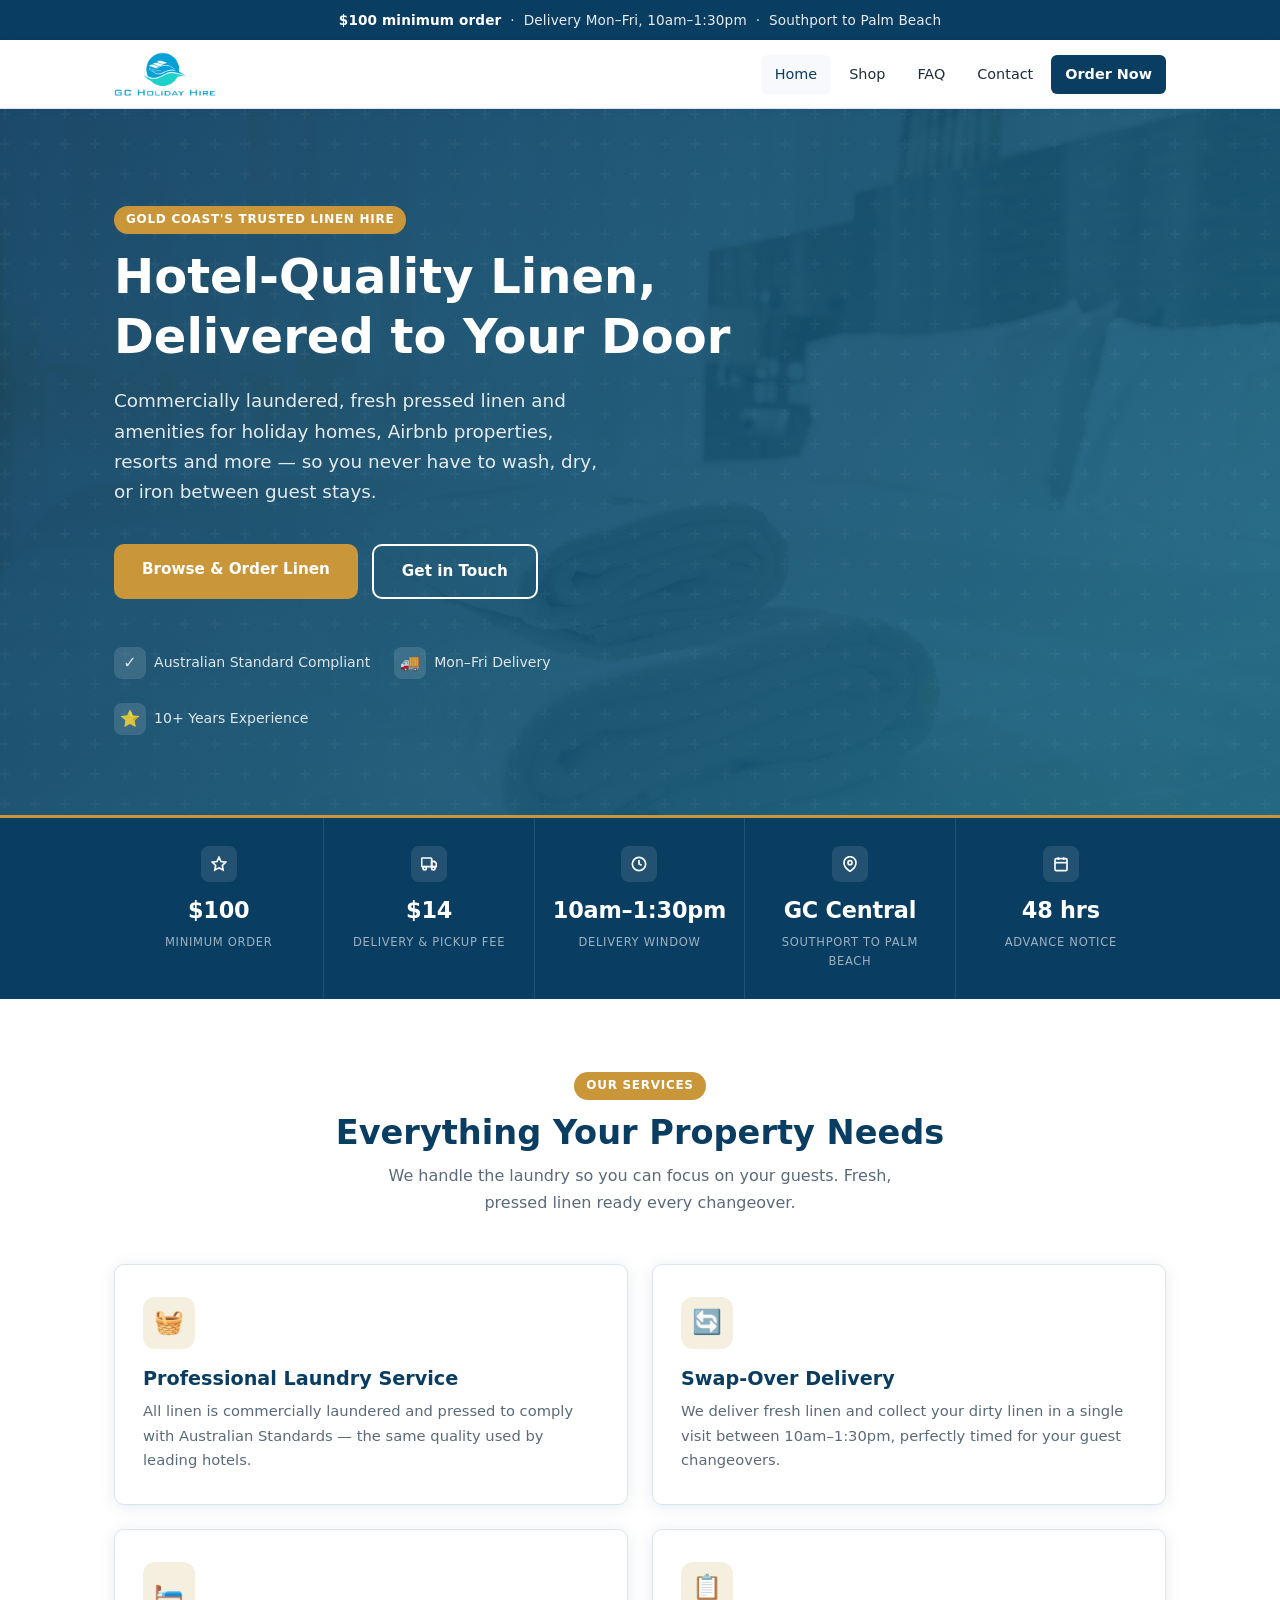
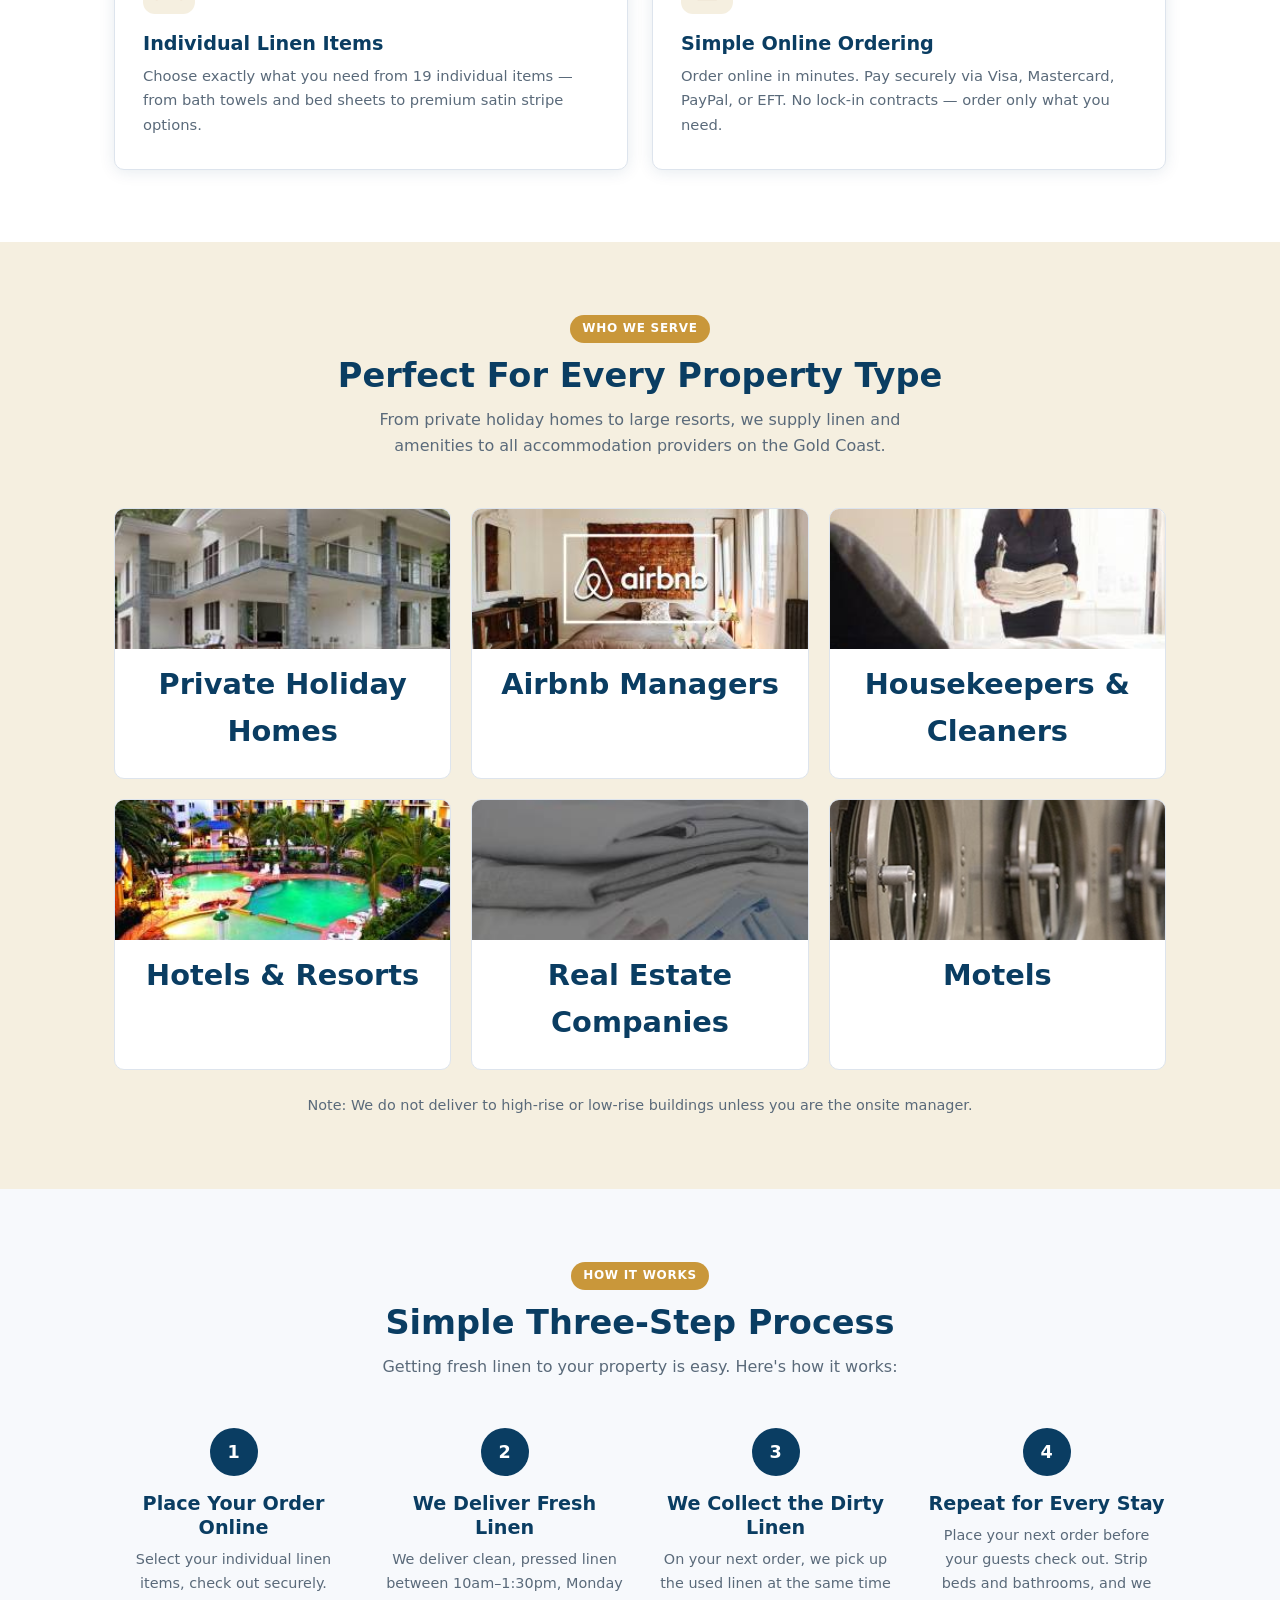
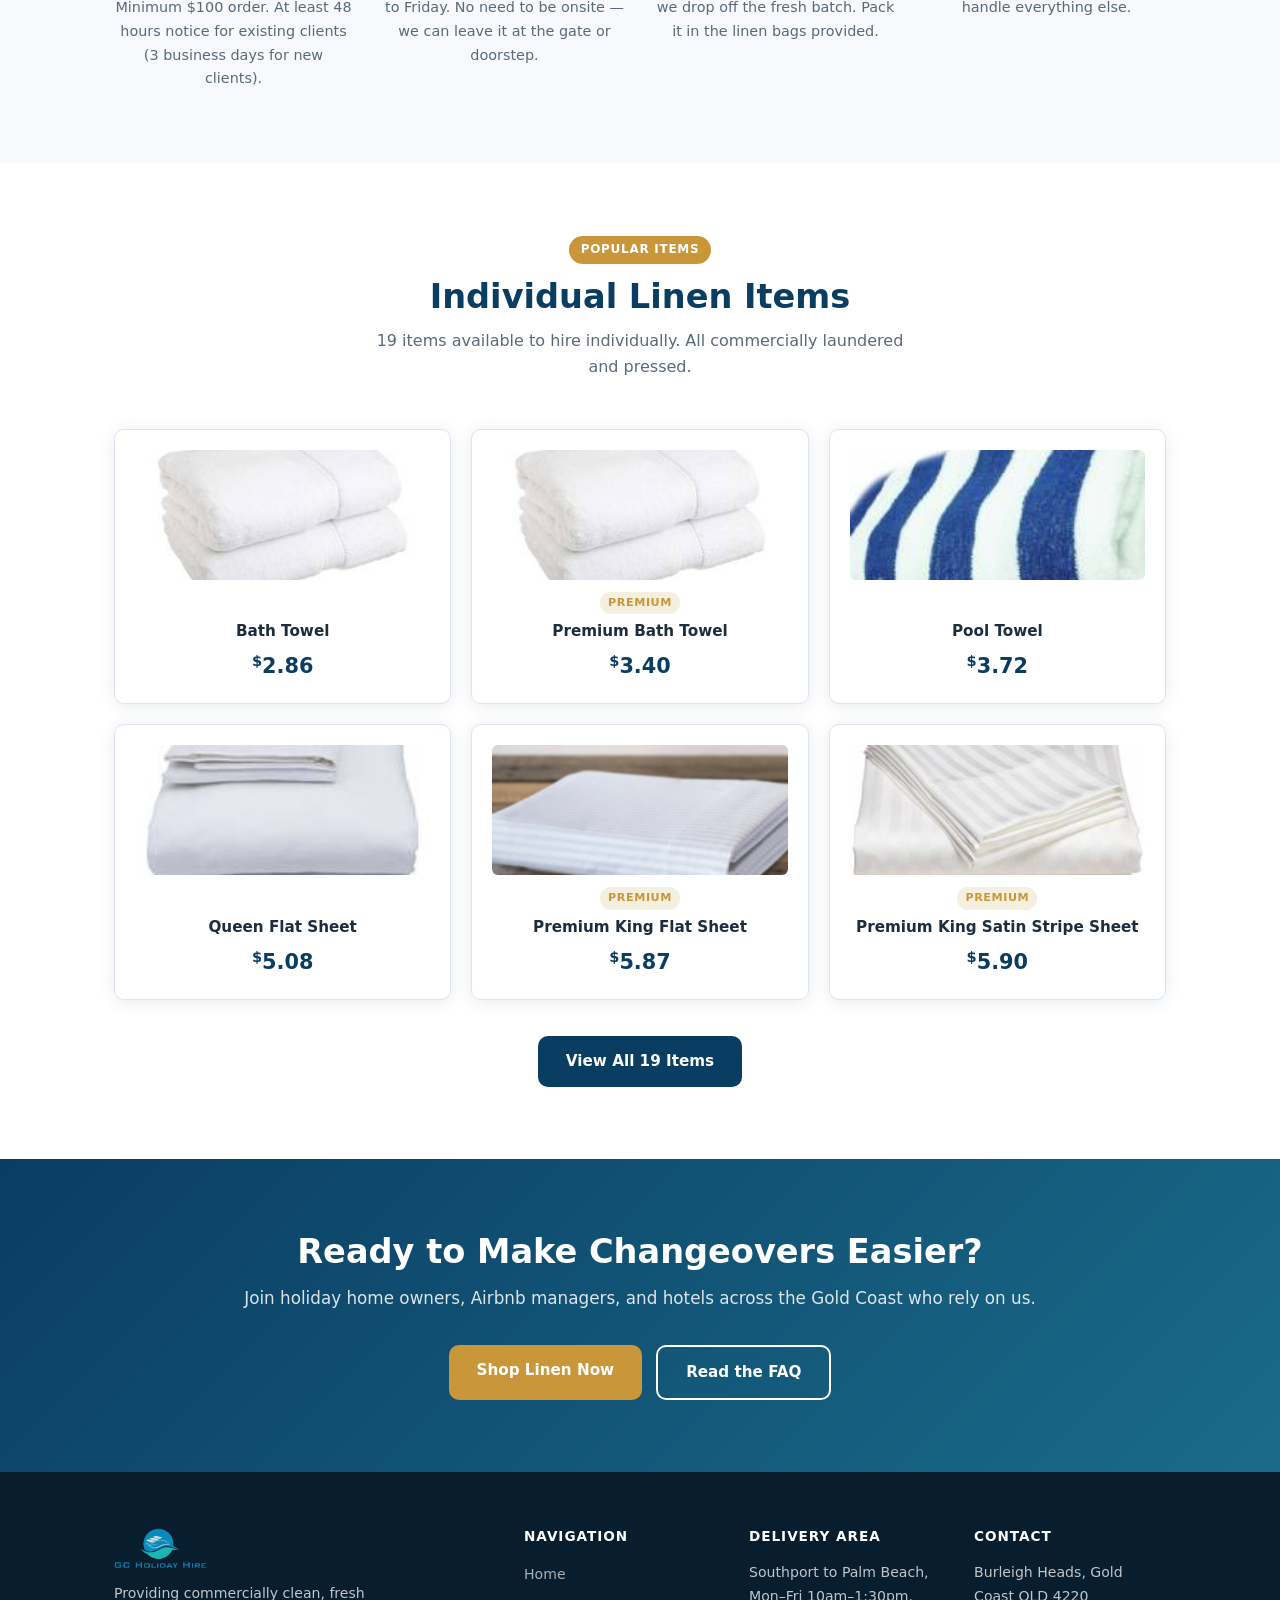
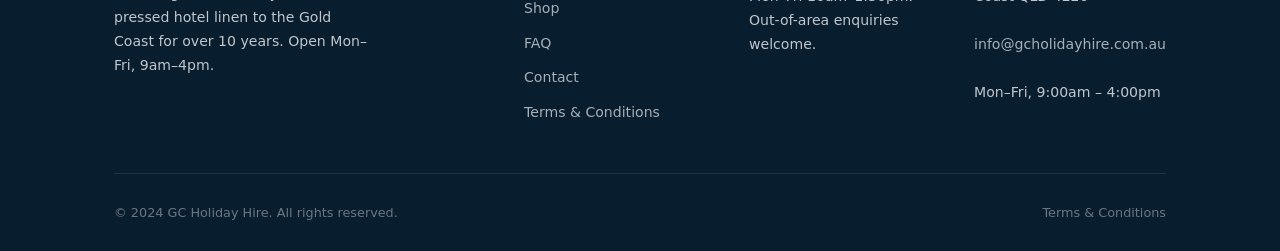
<file: index.html>
<!DOCTYPE html>
<html lang="en">
<head>
  <meta charset="UTF-8">
  <meta name="viewport" content="width=device-width, initial-scale=1.0">
  <title>GC Holiday Hire — Hotel Linen &amp; Amenities Gold Coast</title>
  <meta name="description" content="Commercially laundered, fresh pressed hotel linen delivered to your Gold Coast holiday accommodation. Serving Southport to Palm Beach.">
  <link rel="stylesheet" href="style.css">
</head>
<body>

  <!-- Announcement Bar -->
  <div class="announce-bar">
    <strong>$100 minimum order</strong> &nbsp;·&nbsp; Delivery Mon–Fri, 10am–1:30pm &nbsp;·&nbsp; Southport to Palm Beach
  </div>

  <!-- Header -->
  <header>
    <div class="container nav-inner">
      <a href="index.html" class="logo">
        <img src="images/logo-trans.png" alt="GC Holiday Hire" class="logo-img">
      </a>
      <nav id="main-nav">
        <ul id="nav-list">
          <li><a href="index.html" class="active">Home</a></li>
          <li><a href="products.html">Shop</a></li>
          <li><a href="faq.html">FAQ</a></li>
          <li><a href="contact.html">Contact</a></li>
          <li><a href="products.html" class="nav-cta">Order Now</a></li>
        </ul>
      </nav>
      <button class="hamburger" onclick="document.getElementById('nav-list').classList.toggle('open')" aria-label="Menu">
        <span></span><span></span><span></span>
      </button>
    </div>
  </header>

  <!-- Hero -->
  <section class="hero">
    <div class="container">
      <div class="hero-content">
        <div class="badge">Gold Coast's Trusted Linen Hire</div>
        <h1>Hotel-Quality Linen,<br>Delivered to Your Door</h1>
        <p>
          Commercially laundered, fresh pressed linen and amenities for holiday homes,
          Airbnb properties, resorts and more — so you never have to wash, dry, or iron
          between guest stays.
        </p>
        <div class="hero-btns">
          <a href="products.html" class="btn btn-primary">Browse &amp; Order Linen</a>
          <a href="contact.html" class="btn btn-outline">Get in Touch</a>
        </div>
        <div class="hero-badges">
          <div class="hero-badge">
            <div class="hero-badge-icon">✓</div>
            <span>Australian Standard Compliant</span>
          </div>
          <div class="hero-badge">
            <div class="hero-badge-icon">🚚</div>
            <span>Mon–Fri Delivery</span>
          </div>
          <div class="hero-badge">
            <div class="hero-badge-icon">⭐</div>
            <span>10+ Years Experience</span>
          </div>
        </div>
      </div>
    </div>
  </section>

  <!-- Info Strip -->
  <div class="info-strip">
    <div class="container">
      <div class="info-strip-grid">
        <div>
          <div class="info-item-icon">
            <svg width="16" height="16" viewBox="0 0 24 24" fill="none" stroke="currentColor" stroke-width="2.5"><path d="M12 2l3.09 6.26L22 9.27l-5 4.87 1.18 6.88L12 17.77l-6.18 3.25L7 14.14 2 9.27l6.91-1.01L12 2z"/></svg>
          </div>
          <div class="info-item-value">$100</div>
          <div class="info-item-label">Minimum Order</div>
        </div>
        <div>
          <div class="info-item-icon">
            <svg width="16" height="16" viewBox="0 0 24 24" fill="none" stroke="currentColor" stroke-width="2.5"><rect x="1" y="3" width="15" height="13" rx="1"/><path d="M16 8h4l3 3v5h-7V8z"/><circle cx="5.5" cy="18.5" r="2.5"/><circle cx="18.5" cy="18.5" r="2.5"/></svg>
          </div>
          <div class="info-item-value">$14</div>
          <div class="info-item-label">Delivery &amp; Pickup Fee</div>
        </div>
        <div>
          <div class="info-item-icon">
            <svg width="16" height="16" viewBox="0 0 24 24" fill="none" stroke="currentColor" stroke-width="2.5"><circle cx="12" cy="12" r="10"/><polyline points="12 6 12 12 16 14"/></svg>
          </div>
          <div class="info-item-value">10am–1:30pm</div>
          <div class="info-item-label">Delivery Window</div>
        </div>
        <div>
          <div class="info-item-icon">
            <svg width="16" height="16" viewBox="0 0 24 24" fill="none" stroke="currentColor" stroke-width="2.5"><path d="M21 10c0 7-9 13-9 13s-9-6-9-13a9 9 0 0118 0z"/><circle cx="12" cy="10" r="3"/></svg>
          </div>
          <div class="info-item-value">GC Central</div>
          <div class="info-item-label">Southport to Palm Beach</div>
        </div>
        <div>
          <div class="info-item-icon">
            <svg width="16" height="16" viewBox="0 0 24 24" fill="none" stroke="currentColor" stroke-width="2.5"><rect x="3" y="4" width="18" height="18" rx="2"/><line x1="16" y1="2" x2="16" y2="6"/><line x1="8" y1="2" x2="8" y2="6"/><line x1="3" y1="10" x2="21" y2="10"/></svg>
          </div>
          <div class="info-item-value">48 hrs</div>
          <div class="info-item-label">Advance Notice</div>
        </div>
      </div>
    </div>
  </div>

  <!-- Services -->
  <section class="section">
    <div class="container">
      <div class="section-title">
        <div class="badge">Our Services</div>
        <h2>Everything Your Property Needs</h2>
        <p>We handle the laundry so you can focus on your guests. Fresh, pressed linen ready every changeover.</p>
      </div>
      <div class="services-grid">
        <div class="service-card">
          <div class="service-icon">🧺</div>
          <h3>Professional Laundry Service</h3>
          <p>All linen is commercially laundered and pressed to comply with Australian Standards — the same quality used by leading hotels.</p>
        </div>
        <div class="service-card">
          <div class="service-icon">🔄</div>
          <h3>Swap-Over Delivery</h3>
          <p>We deliver fresh linen and collect your dirty linen in a single visit between 10am–1:30pm, perfectly timed for your guest changeovers.</p>
        </div>
        <div class="service-card">
          <div class="service-icon">🛏️</div>
          <h3>Individual Linen Items</h3>
          <p>Choose exactly what you need from 19 individual items — from bath towels and bed sheets to premium satin stripe options.</p>
        </div>
        <div class="service-card">
          <div class="service-icon">📋</div>
          <h3>Simple Online Ordering</h3>
          <p>Order online in minutes. Pay securely via Visa, Mastercard, PayPal, or EFT. No lock-in contracts — order only what you need.</p>
        </div>
      </div>
    </div>
  </section>

  <!-- Who We Serve -->
  <section class="section section-sand">
    <div class="container">
      <div class="section-title">
        <div class="badge">Who We Serve</div>
        <h2>Perfect For Every Property Type</h2>
        <p>From private holiday homes to large resorts, we supply linen and amenities to all accommodation providers on the Gold Coast.</p>
      </div>
      <div class="serve-grid">
        <div class="serve-item">
          <img src="images/private_holiday_homes-300x300.jpg" alt="Private Holiday Homes">
          <span class="serve-item-label">Private Holiday Homes</span>
        </div>
        <div class="serve-item">
          <img src="images/airbnb-300x300.jpg" alt="Airbnb Managers">
          <span class="serve-item-label">Airbnb Managers</span>
        </div>
        <div class="serve-item">
          <img src="images/housekeepers-cleaners-300x300.jpg" alt="Housekeepers & Cleaners">
          <span class="serve-item-label">Housekeepers &amp; Cleaners</span>
        </div>
        <div class="serve-item">
          <img src="images/hotels-resorts-300x300.jpg" alt="Hotels & Resorts">
          <span class="serve-item-label">Hotels &amp; Resorts</span>
        </div>
        <div class="serve-item">
          <img src="images/slide2-300x300.jpg" alt="Real Estate Companies">
          <span class="serve-item-label">Real Estate Companies</span>
        </div>
        <div class="serve-item">
          <img src="images/wm.jpg" alt="Motels">
          <span class="serve-item-label">Motels</span>
        </div>
      </div>
      <p style="text-align:center; margin-top:24px; color:var(--muted); font-size:.9rem;">
        Note: We do not deliver to high-rise or low-rise buildings unless you are the onsite manager.
      </p>
    </div>
  </section>

  <!-- How It Works -->
  <section class="section section-alt">
    <div class="container">
      <div class="section-title">
        <div class="badge">How It Works</div>
        <h2>Simple Three-Step Process</h2>
        <p>Getting fresh linen to your property is easy. Here's how it works:</p>
      </div>
      <div class="steps">
        <div class="step">
          <div class="step-num">1</div>
          <h3>Place Your Order Online</h3>
          <p>Select your individual linen items, check out securely. Minimum $100 order. At least 48 hours notice for existing clients (3 business days for new clients).</p>
        </div>
        <div class="step">
          <div class="step-num">2</div>
          <h3>We Deliver Fresh Linen</h3>
          <p>We deliver clean, pressed linen between 10am–1:30pm, Monday to Friday. No need to be onsite — we can leave it at the gate or doorstep.</p>
        </div>
        <div class="step">
          <div class="step-num">3</div>
          <h3>We Collect the Dirty Linen</h3>
          <p>On your next order, we pick up the used linen at the same time we drop off the fresh batch. Pack it in the linen bags provided.</p>
        </div>
        <div class="step">
          <div class="step-num">4</div>
          <h3>Repeat for Every Stay</h3>
          <p>Place your next order before your guests check out. Strip beds and bathrooms, and we handle everything else.</p>
        </div>
      </div>
    </div>
  </section>

  <!-- Product Preview -->
  <section class="section">
    <div class="container">
      <div class="section-title">
        <div class="badge">Popular Items</div>
        <h2>Individual Linen Items</h2>
        <p>19 items available to hire individually. All commercially laundered and pressed.</p>
      </div>
      <div class="products-grid products-grid-3">
        <div class="product-card">
          <img src="images/towels-300x300.jpg" alt="Bath Towel" class="product-img">
          <div class="product-badge" style="visibility:hidden">Premium</div>
          <h3>Bath Towel</h3>
          <div class="product-price"><sup>$</sup>2.86</div>
        </div>
        <div class="product-card">
          <img src="images/towels-300x300.jpg" alt="Premium Bath Towel" class="product-img">
          <div class="product-badge">Premium</div>
          <h3>Premium Bath Towel</h3>
          <div class="product-price"><sup>$</sup>3.40</div>
        </div>
        <div class="product-card">
          <img src="images/beach-towel-200x200.jpg" alt="Pool Towel" class="product-img">
          <div class="product-badge" style="visibility:hidden">Premium</div>
          <h3>Pool Towel</h3>
          <div class="product-price"><sup>$</sup>3.72</div>
        </div>
        <div class="product-card">
          <img src="images/sheets-200x200.jpg" alt="Queen Flat Sheet" class="product-img">
          <div class="product-badge" style="visibility:hidden">Premium</div>
          <h3>Queen Flat Sheet</h3>
          <div class="product-price"><sup>$</sup>5.08</div>
        </div>
        <div class="product-card">
          <img src="images/Fairfield-BabyBlue-Flat-Sheet_530x-200x200.png" alt="Premium King Flat Sheet" class="product-img">
          <div class="product-badge">Premium</div>
          <h3>Premium King Flat Sheet</h3>
          <div class="product-price"><sup>$</sup>5.87</div>
        </div>
        <div class="product-card">
          <img src="images/QuuenStriped-Sheets-1000x1000-300x300.jpg" alt="Premium King Satin Stripe Sheet" class="product-img">
          <div class="product-badge">Premium</div>
          <h3>Premium King Satin Stripe Sheet</h3>
          <div class="product-price"><sup>$</sup>5.90</div>
        </div>
      </div>
      <div style="text-align:center; margin-top:36px;">
        <a href="products.html" class="btn btn-dark">View All 19 Items</a>
      </div>
    </div>
  </section>

  <!-- CTA -->
  <section class="cta-banner">
    <div class="container">
      <h2>Ready to Make Changeovers Easier?</h2>
      <p>Join holiday home owners, Airbnb managers, and hotels across the Gold Coast who rely on us.</p>
      <div class="cta-btns">
        <a href="products.html" class="btn btn-primary">Shop Linen Now</a>
        <a href="faq.html" class="btn btn-outline">Read the FAQ</a>
      </div>
    </div>
  </section>

  <!-- Footer -->
  <footer>
    <div class="container">
      <div class="footer-grid">
        <div class="footer-brand">
          <img src="images/logo-trans.png" alt="GC Holiday Hire" class="footer-logo-img">
          <p>Providing commercially clean, fresh pressed hotel linen to the Gold Coast for over 10 years. Open Mon–Fri, 9am–4pm.</p>
        </div>
        <div class="footer-col">
          <h4>Navigation</h4>
          <ul>
            <li><a href="index.html">Home</a></li>
            <li><a href="products.html">Shop</a></li>
            <li><a href="faq.html">FAQ</a></li>
            <li><a href="contact.html">Contact</a></li>
            <li><a href="terms.html">Terms &amp; Conditions</a></li>
          </ul>
        </div>
        <div class="footer-col">
          <h4>Delivery Area</h4>
          <p>Southport to Palm Beach, Mon–Fri 10am–1:30pm. Out-of-area enquiries welcome.</p>
        </div>
        <div class="footer-col">
          <h4>Contact</h4>
          <p>
            Burleigh Heads, Gold Coast QLD 4220<br><br>
            <a href="mailto:info@gcholidayhire.com.au">info@gcholidayhire.com.au</a><br><br>
            Mon–Fri, 9:00am – 4:00pm
          </p>
        </div>
      </div>
      <div class="footer-bottom">
        <span>© 2024 GC Holiday Hire. All rights reserved.</span>
        <a href="terms.html" style="color:rgba(255,255,255,.4)">Terms &amp; Conditions</a>
      </div>
    </div>
  </footer>

</body>
</html>
</file>
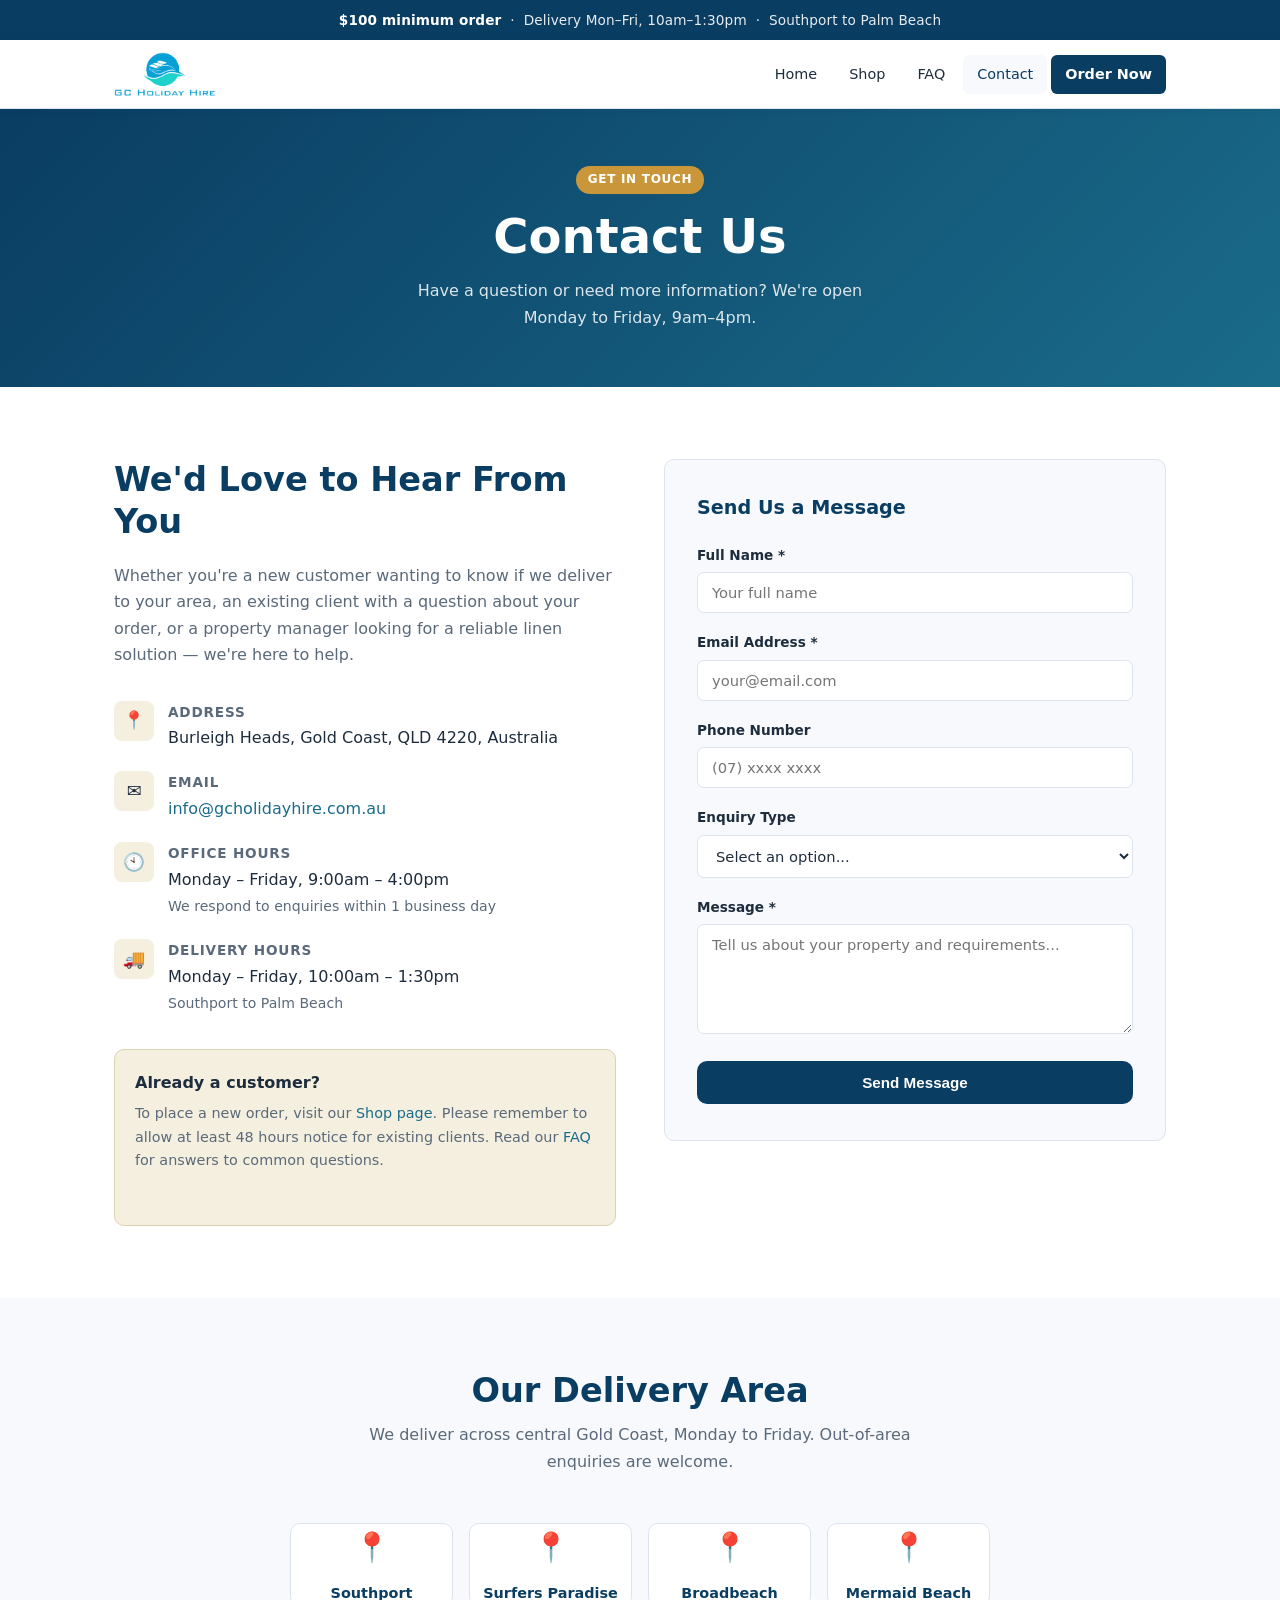
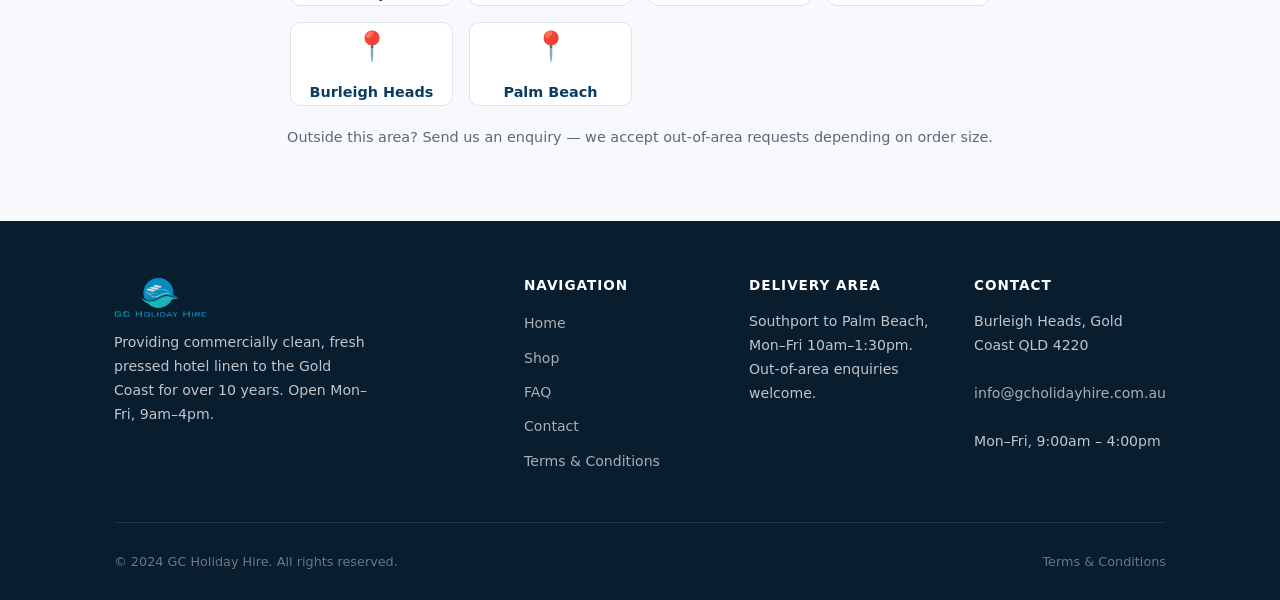
<file: contact.html>
<!DOCTYPE html>
<html lang="en">
<head>
  <meta charset="UTF-8">
  <meta name="viewport" content="width=device-width, initial-scale=1.0">
  <title>Contact — GC Holiday Hire</title>
  <meta name="description" content="Contact GC Holiday Hire for linen hire and laundry services on the Gold Coast. Burleigh Heads, QLD.">
  <link rel="stylesheet" href="style.css">
  <style>
    .page-hero {
      background: linear-gradient(135deg, var(--navy), var(--teal));
      color: var(--white);
      padding: 56px 0;
      text-align: center;
    }
    .page-hero h1 { color: var(--white); margin-bottom: 12px; }
    .page-hero p { opacity: .85; max-width: 500px; margin: 0 auto; }
  </style>
</head>
<body>

  <div class="announce-bar">
    <strong>$100 minimum order</strong> &nbsp;·&nbsp; Delivery Mon–Fri, 10am–1:30pm &nbsp;·&nbsp; Southport to Palm Beach
  </div>

  <header>
    <div class="container nav-inner">
      <a href="index.html" class="logo">
        <img src="images/logo-trans.png" alt="GC Holiday Hire" class="logo-img">
      </a>
      <nav id="main-nav">
        <ul id="nav-list">
          <li><a href="index.html">Home</a></li>
          <li><a href="products.html">Shop</a></li>
          <li><a href="faq.html">FAQ</a></li>
          <li><a href="contact.html" class="active">Contact</a></li>
          <li><a href="products.html" class="nav-cta">Order Now</a></li>
        </ul>
      </nav>
      <button class="hamburger" onclick="document.getElementById('nav-list').classList.toggle('open')" aria-label="Menu">
        <span></span><span></span><span></span>
      </button>
    </div>
  </header>

  <div class="page-hero">
    <div class="container">
      <div class="badge">Get in Touch</div>
      <h1>Contact Us</h1>
      <p>Have a question or need more information? We're open Monday to Friday, 9am–4pm.</p>
    </div>
  </div>

  <section class="section">
    <div class="container">
      <div class="contact-grid">

        <!-- Info -->
        <div class="contact-info">
          <h2>We'd Love to Hear From You</h2>
          <p>
            Whether you're a new customer wanting to know if we deliver to your area, an existing client with a question about your order, or a property manager looking for a reliable linen solution — we're here to help.
          </p>

          <div class="contact-detail">
            <div class="contact-detail-icon">📍</div>
            <div>
              <strong>Address</strong>
              Burleigh Heads, Gold Coast, QLD 4220, Australia
            </div>
          </div>

          <div class="contact-detail">
            <div class="contact-detail-icon">✉️</div>
            <div>
              <strong>Email</strong>
              <a href="mailto:info@gcholidayhire.com.au">info@gcholidayhire.com.au</a>
            </div>
          </div>

          <div class="contact-detail">
            <div class="contact-detail-icon">🕙</div>
            <div>
              <strong>Office Hours</strong>
              Monday – Friday, 9:00am – 4:00pm<br>
              <span style="color:var(--muted); font-size:.88rem;">We respond to enquiries within 1 business day</span>
            </div>
          </div>

          <div class="contact-detail">
            <div class="contact-detail-icon">🚚</div>
            <div>
              <strong>Delivery Hours</strong>
              Monday – Friday, 10:00am – 1:30pm<br>
              <span style="color:var(--muted); font-size:.88rem;">Southport to Palm Beach</span>
            </div>
          </div>

          <div style="margin-top:32px; padding: 20px; background: var(--sand); border-radius: var(--radius); border: 1px solid #e0d0b0;">
            <strong>Already a customer?</strong>
            <p style="margin-top:6px; font-size:.9rem; color:var(--muted);">
              To place a new order, visit our <a href="products.html">Shop page</a>. Please remember to allow at least 48 hours notice for existing clients. Read our <a href="faq.html">FAQ</a> for answers to common questions.
            </p>
          </div>
        </div>

        <!-- Form -->
        <div class="contact-form">
          <h3>Send Us a Message</h3>
          <form action="mailto:info@gcholidayhire.com.au" method="post" enctype="text/plain">
            <div class="form-group">
              <label for="name">Full Name *</label>
              <input type="text" id="name" name="name" placeholder="Your full name" required>
            </div>
            <div class="form-group">
              <label for="email">Email Address *</label>
              <input type="email" id="email" name="email" placeholder="your@email.com" required>
            </div>
            <div class="form-group">
              <label for="phone">Phone Number</label>
              <input type="tel" id="phone" name="phone" placeholder="(07) xxxx xxxx">
            </div>
            <div class="form-group">
              <label for="type">Enquiry Type</label>
              <select id="type" name="type">
                <option value="">Select an option...</option>
                <option value="new-customer">New customer enquiry</option>
                <option value="delivery">Delivery area question</option>
                <option value="order">Order question</option>
                <option value="other">Other</option>
              </select>
            </div>
            <div class="form-group">
              <label for="message">Message *</label>
              <textarea id="message" name="message" placeholder="Tell us about your property and requirements..." required></textarea>
            </div>
            <button type="submit" class="btn btn-dark" style="width:100%;">Send Message</button>
          </form>
        </div>

      </div>
    </div>
  </section>

  <!-- Service Area Map Visual -->
  <section class="section section-alt">
    <div class="container">
      <div class="section-title">
        <h2>Our Delivery Area</h2>
        <p>We deliver across central Gold Coast, Monday to Friday. Out-of-area enquiries are welcome.</p>
      </div>
      <div style="display:grid; grid-template-columns: repeat(auto-fit, minmax(140px,1fr)); gap:16px; max-width:700px; margin:0 auto;">
        <div class="serve-item"><span>📍</span>Southport</div>
        <div class="serve-item"><span>📍</span>Surfers Paradise</div>
        <div class="serve-item"><span>📍</span>Broadbeach</div>
        <div class="serve-item"><span>📍</span>Mermaid Beach</div>
        <div class="serve-item"><span>📍</span>Burleigh Heads</div>
        <div class="serve-item"><span>📍</span>Palm Beach</div>
      </div>
      <p style="text-align:center; margin-top:20px; color:var(--muted); font-size:.9rem;">Outside this area? Send us an enquiry — we accept out-of-area requests depending on order size.</p>
    </div>
  </section>

  <footer>
    <div class="container">
      <div class="footer-grid">
        <div class="footer-brand">
          <img src="images/logo-trans.png" alt="GC Holiday Hire" class="footer-logo-img">
          <p>Providing commercially clean, fresh pressed hotel linen to the Gold Coast for over 10 years. Open Mon–Fri, 9am–4pm.</p>
        </div>
        <div class="footer-col">
          <h4>Navigation</h4>
          <ul>
            <li><a href="index.html">Home</a></li>
            <li><a href="products.html">Shop</a></li>
            <li><a href="faq.html">FAQ</a></li>
            <li><a href="contact.html">Contact</a></li>
            <li><a href="terms.html">Terms &amp; Conditions</a></li>
          </ul>
        </div>
        <div class="footer-col">
          <h4>Delivery Area</h4>
          <p>Southport to Palm Beach, Mon–Fri 10am–1:30pm. Out-of-area enquiries welcome.</p>
        </div>
        <div class="footer-col">
          <h4>Contact</h4>
          <p>
            Burleigh Heads, Gold Coast QLD 4220<br><br>
            <a href="mailto:info@gcholidayhire.com.au">info@gcholidayhire.com.au</a><br><br>
            Mon–Fri, 9:00am – 4:00pm
          </p>
        </div>
      </div>
      <div class="footer-bottom">
        <span>© 2024 GC Holiday Hire. All rights reserved.</span>
        <a href="terms.html" style="color:rgba(255,255,255,.4)">Terms &amp; Conditions</a>
      </div>
    </div>
  </footer>

</body>
</html>
</file>
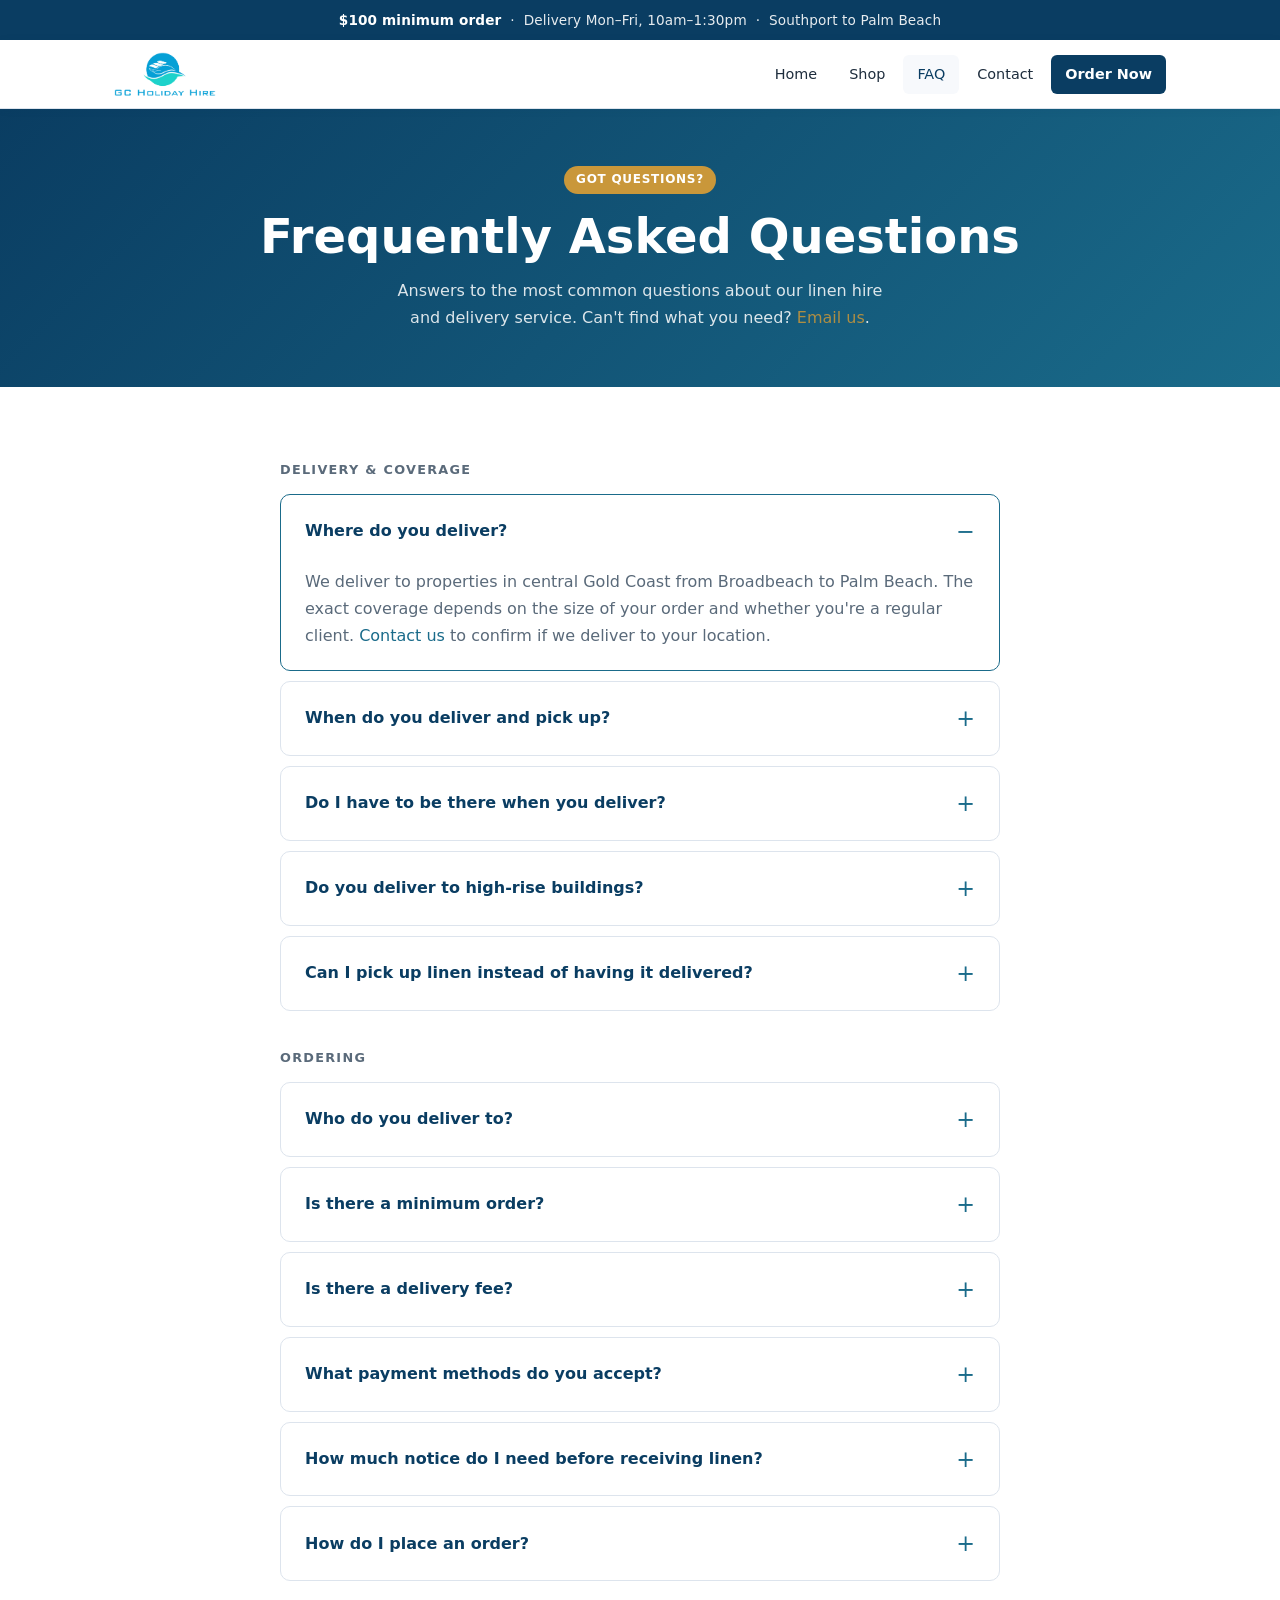
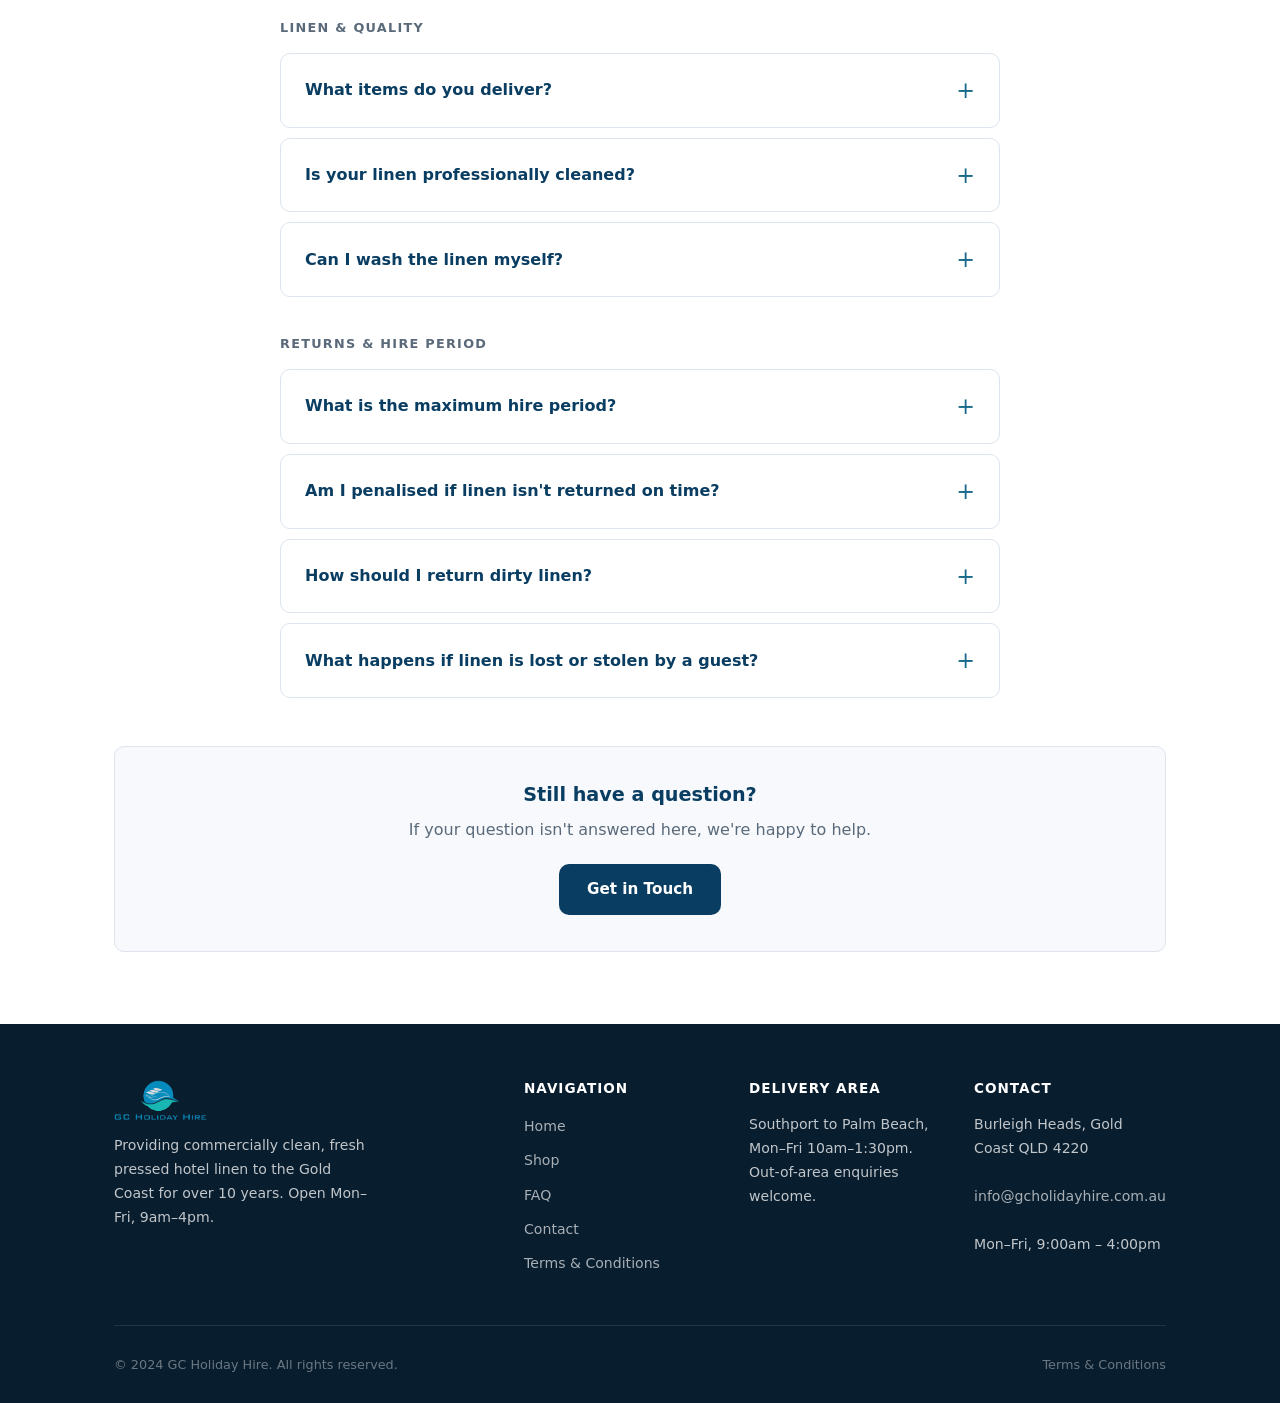
<file: faq.html>
<!DOCTYPE html>
<html lang="en">
<head>
  <meta charset="UTF-8">
  <meta name="viewport" content="width=device-width, initial-scale=1.0">
  <title>FAQ — GC Holiday Hire</title>
  <meta name="description" content="Frequently asked questions about GC Holiday Hire's linen hire and laundry service on the Gold Coast.">
  <link rel="stylesheet" href="style.css">
  <style>
    .page-hero {
      background: linear-gradient(135deg, var(--navy), var(--teal));
      color: var(--white);
      padding: 56px 0;
      text-align: center;
    }
    .page-hero h1 { color: var(--white); margin-bottom: 12px; }
    .page-hero p { opacity: .85; max-width: 500px; margin: 0 auto; }

    .faq-categories {
      display: flex;
      gap: 10px;
      justify-content: center;
      flex-wrap: wrap;
      margin-bottom: 40px;
    }
    .faq-cat-btn {
      padding: 8px 20px;
      border-radius: 100px;
      border: 1px solid var(--border);
      background: var(--white);
      font-size: .88rem;
      font-weight: 500;
      cursor: pointer;
      color: var(--text);
      transition: background .15s, border-color .15s, color .15s;
    }
    .faq-cat-btn.active, .faq-cat-btn:hover {
      background: var(--navy);
      border-color: var(--navy);
      color: var(--white);
    }
    .faq-section-title {
      font-size: .8rem;
      font-weight: 700;
      text-transform: uppercase;
      letter-spacing: .1em;
      color: var(--muted);
      margin: 36px 0 14px;
    }
    .faq-section-title:first-child { margin-top: 0; }
  </style>
</head>
<body>

  <div class="announce-bar">
    <strong>$100 minimum order</strong> &nbsp;·&nbsp; Delivery Mon–Fri, 10am–1:30pm &nbsp;·&nbsp; Southport to Palm Beach
  </div>

  <header>
    <div class="container nav-inner">
      <a href="index.html" class="logo">
        <img src="images/logo-trans.png" alt="GC Holiday Hire" class="logo-img">
      </a>
      <nav id="main-nav">
        <ul id="nav-list">
          <li><a href="index.html">Home</a></li>
          <li><a href="products.html">Shop</a></li>
          <li><a href="faq.html" class="active">FAQ</a></li>
          <li><a href="contact.html">Contact</a></li>
          <li><a href="products.html" class="nav-cta">Order Now</a></li>
        </ul>
      </nav>
      <button class="hamburger" onclick="document.getElementById('nav-list').classList.toggle('open')" aria-label="Menu">
        <span></span><span></span><span></span>
      </button>
    </div>
  </header>

  <div class="page-hero">
    <div class="container">
      <div class="badge">Got Questions?</div>
      <h1>Frequently Asked Questions</h1>
      <p>Answers to the most common questions about our linen hire and delivery service. Can't find what you need? <a href="contact.html" style="color:var(--gold)">Email us</a>.</p>
    </div>
  </div>

  <section class="section">
    <div class="container">
      <div class="faq-list">

        <div class="faq-section-title">Delivery &amp; Coverage</div>

        <details open>
          <summary>Where do you deliver?</summary>
          <div class="faq-body">
            We deliver to properties in central Gold Coast from Broadbeach to Palm Beach. The exact coverage depends on the size of your order and whether you're a regular client. <a href="contact.html">Contact us</a> to confirm if we deliver to your location.
          </div>
        </details>

        <details>
          <summary>When do you deliver and pick up?</summary>
          <div class="faq-body">
            We deliver 5 days a week, Monday to Friday, between 10:00am and 1:30pm — timed to fit in between guest check-out and check-in. We can sometimes deliver earlier than 10am, but please contact us to confirm.
          </div>
        </details>

        <details>
          <summary>Do I have to be there when you deliver?</summary>
          <div class="faq-body">
            No, you don't need to be onsite. For Airbnb and holiday homes, we can leave the linen inside the gate or at the doorstep. For motels and resorts, we may require a fob for access. We do a 'swap over' — picking up used linen and dropping off a fresh batch at the same time.
          </div>
        </details>

        <details>
          <summary>Do you deliver to high-rise buildings?</summary>
          <div class="faq-body">
            We do not deliver to high-rise or low-rise buildings unless you are the onsite manager. If you place an order and pay for it before checking this, credit card and PayPal charges will not be refunded.
          </div>
        </details>

        <details>
          <summary>Can I pick up linen instead of having it delivered?</summary>
          <div class="faq-body">
            No, sorry — we only offer delivery. We do not have a pick-up service.
          </div>
        </details>

        <div class="faq-section-title">Ordering</div>

        <details>
          <summary>Who do you deliver to?</summary>
          <div class="faq-body">
            We provide our linen hire and laundry service to: holiday home owners, housekeepers/cleaners, cleaning companies, Airbnb managers, real estate companies, resorts, and hotels.
          </div>
        </details>

        <details>
          <summary>Is there a minimum order?</summary>
          <div class="faq-body">
            Yes, there is a <strong>$100 minimum order</strong> on all orders.
          </div>
        </details>

        <details>
          <summary>Is there a delivery fee?</summary>
          <div class="faq-body">
            Yes, we charge a flat <strong>$14 fee</strong> to drop off your clean linen and pick up your dirty linen. This covers both the drop-off and pick-up in a single visit. There is also a 2% processing fee on all transactions.
          </div>
        </details>

        <details>
          <summary>What payment methods do you accept?</summary>
          <div class="faq-body">
            We accept Visa, Mastercard, PayPal, and EFT. Please note there is a small 2% processing fee on all orders.
          </div>
        </details>

        <details>
          <summary>How much notice do I need before receiving linen?</summary>
          <div class="faq-body">
            <strong>New clients:</strong> Please allow at least 3 business days.<br>
            <strong>Existing clients:</strong> At least 2 business days (48 hours) for regular weekly deliveries.<br>
            For example, if you need delivery on a Monday, you must place your order by 10am the Thursday before.
          </div>
        </details>

        <details>
          <summary>How do I place an order?</summary>
          <div class="faq-body">
            Visit our <a href="products.html">Shop page</a>, select your individual linen requirements, and check out. You must read and accept our <a href="terms.html">Terms &amp; Conditions</a> before placing an order.
          </div>
        </details>

        <div class="faq-section-title">Linen &amp; Quality</div>

        <details>
          <summary>What items do you deliver?</summary>
          <div class="faq-body">
            We deliver fresh pressed, hotel-style commercial bed linen and amenities for your accommodation. We have 19 individual items available including bath towels, hand towels, bed sheets, pillowcases, bath mats, pool towels, tea towels, and more. View the full range on our <a href="products.html">Shop page</a>.
          </div>
        </details>

        <details>
          <summary>Is your linen professionally cleaned?</summary>
          <div class="faq-body">
            Yes. All of our linen is professionally commercially laundered and pressed to be fully compliant with Australian Standards. You're getting the same quality used by leading hotels and resorts.
          </div>
        </details>

        <details>
          <summary>Can I wash the linen myself?</summary>
          <div class="faq-body">
            No. Linen must <strong>not</strong> be laundered in any form and must be returned for professional laundering only. Washing the linen yourself will damage the fabric and may result in replacement charges.
          </div>
        </details>

        <div class="faq-section-title">Returns &amp; Hire Period</div>

        <details>
          <summary>What is the maximum hire period?</summary>
          <div class="faq-body">
            The maximum hire period is <strong>14 days</strong>. If you need linen for longer, you will need to re-order a changeover. Linen kept beyond 14 days without a re-order will be charged at 3 times the price of the linen not returned.
          </div>
        </details>

        <details>
          <summary>Am I penalised if linen isn't returned on time?</summary>
          <div class="faq-body">
            We need to receive linen back on the day your guests check out, as linen can turn mouldy if left too long. Extra charges may apply if linen is not returned on the agreed date. Soiled linen must not be held for more than 5 days.
          </div>
        </details>

        <details>
          <summary>How should I return dirty linen?</summary>
          <div class="faq-body">
            All dirty linen must be placed back in the linen bags provided, ready for collection. Linen bags must not be overfilled. When ordering online, the system calculates how many bags you will need to return the full order.
          </div>
        </details>

        <details>
          <summary>What happens if linen is lost or stolen by a guest?</summary>
          <div class="faq-body">
            You agree to monitor all linen and charge guests the replacement costs of any stolen or lost items. You must then notify us and forward the funds to us so we can replace the items.
          </div>
        </details>

      </div>

      <div style="text-align:center; margin-top:48px; padding: 36px; background: var(--light); border-radius: var(--radius); border: 1px solid var(--border);">
        <h3 style="margin-bottom:10px;">Still have a question?</h3>
        <p style="color:var(--muted); margin-bottom:20px;">If your question isn't answered here, we're happy to help.</p>
        <a href="contact.html" class="btn btn-dark">Get in Touch</a>
      </div>
    </div>
  </section>

  <footer>
    <div class="container">
      <div class="footer-grid">
        <div class="footer-brand">
          <img src="images/logo-trans.png" alt="GC Holiday Hire" class="footer-logo-img">
          <p>Providing commercially clean, fresh pressed hotel linen to the Gold Coast for over 10 years. Open Mon–Fri, 9am–4pm.</p>
        </div>
        <div class="footer-col">
          <h4>Navigation</h4>
          <ul>
            <li><a href="index.html">Home</a></li>
            <li><a href="products.html">Shop</a></li>
            <li><a href="faq.html">FAQ</a></li>
            <li><a href="contact.html">Contact</a></li>
            <li><a href="terms.html">Terms &amp; Conditions</a></li>
          </ul>
        </div>
        <div class="footer-col">
          <h4>Delivery Area</h4>
          <p>Southport to Palm Beach, Mon–Fri 10am–1:30pm. Out-of-area enquiries welcome.</p>
        </div>
        <div class="footer-col">
          <h4>Contact</h4>
          <p>
            Burleigh Heads, Gold Coast QLD 4220<br><br>
            <a href="mailto:info@gcholidayhire.com.au">info@gcholidayhire.com.au</a><br><br>
            Mon–Fri, 9:00am – 4:00pm
          </p>
        </div>
      </div>
      <div class="footer-bottom">
        <span>© 2024 GC Holiday Hire. All rights reserved.</span>
        <a href="terms.html" style="color:rgba(255,255,255,.4)">Terms &amp; Conditions</a>
      </div>
    </div>
  </footer>

</body>
</html>
</file>
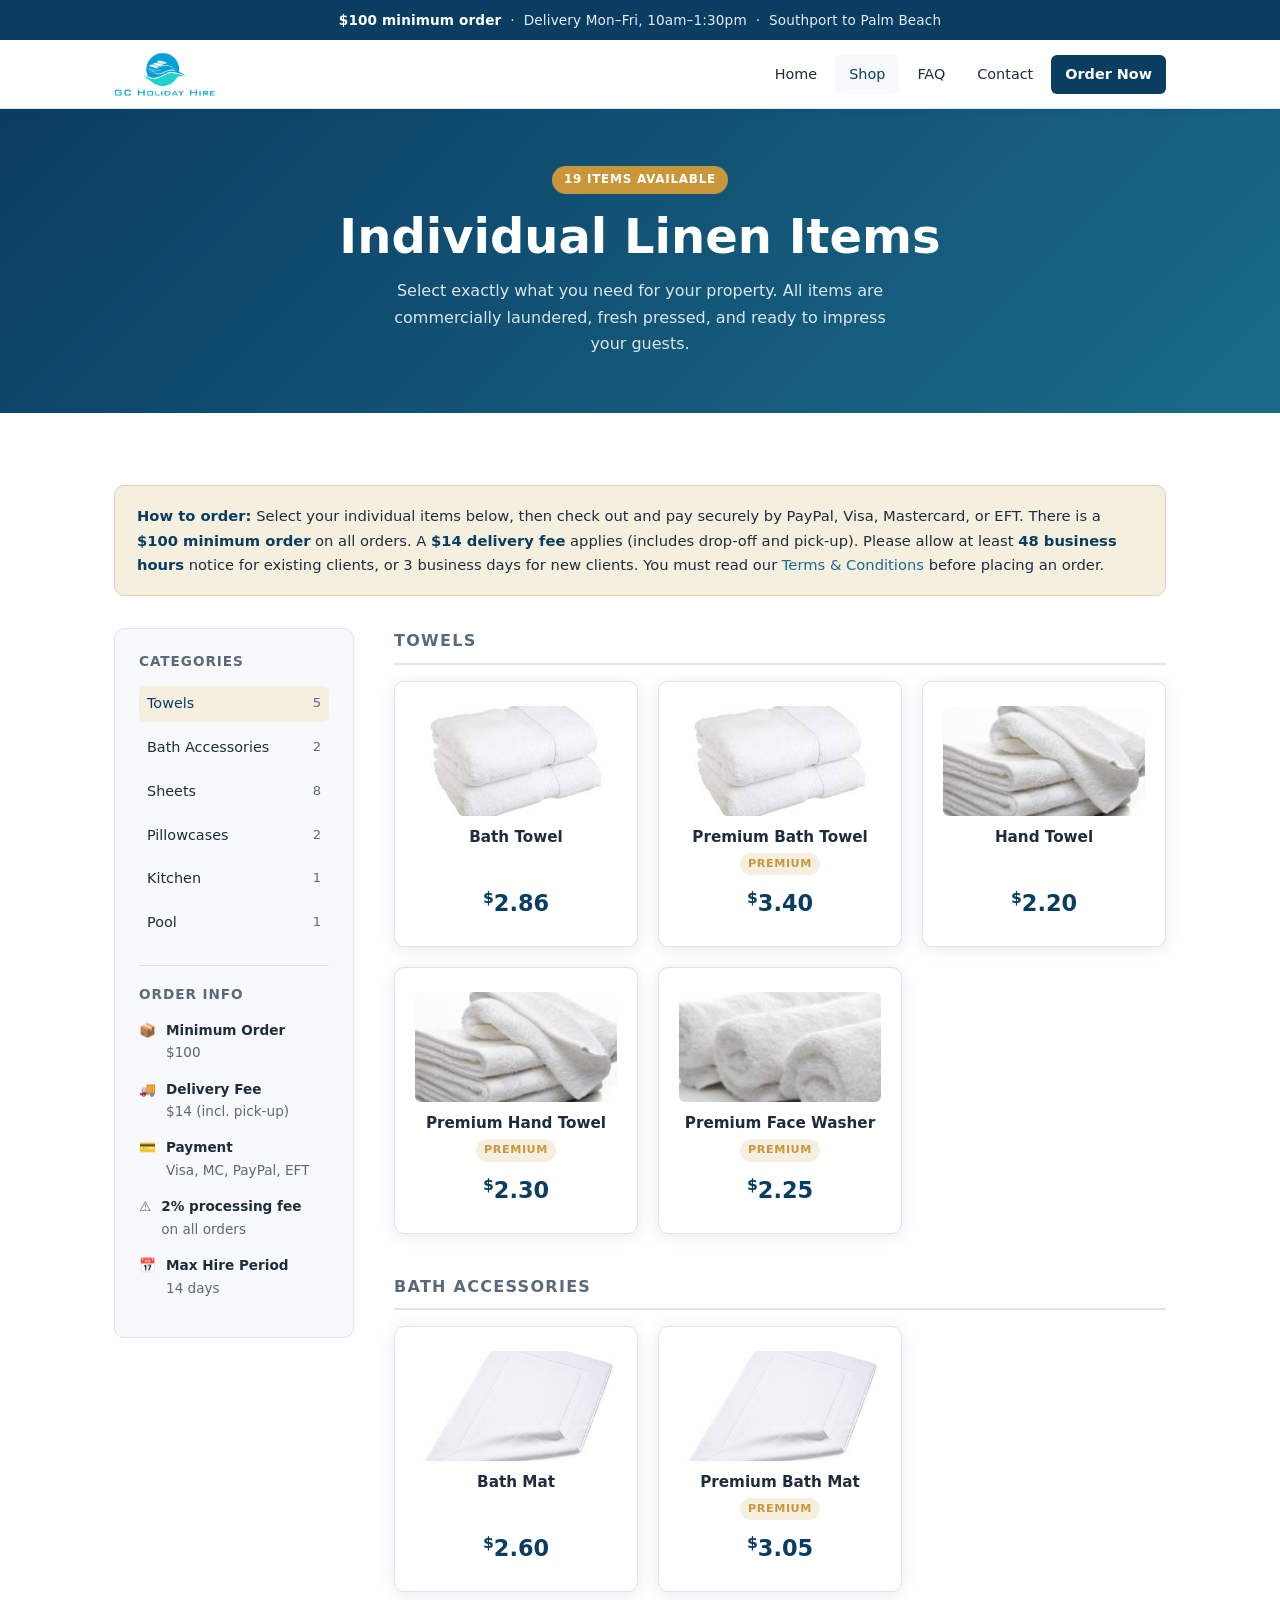
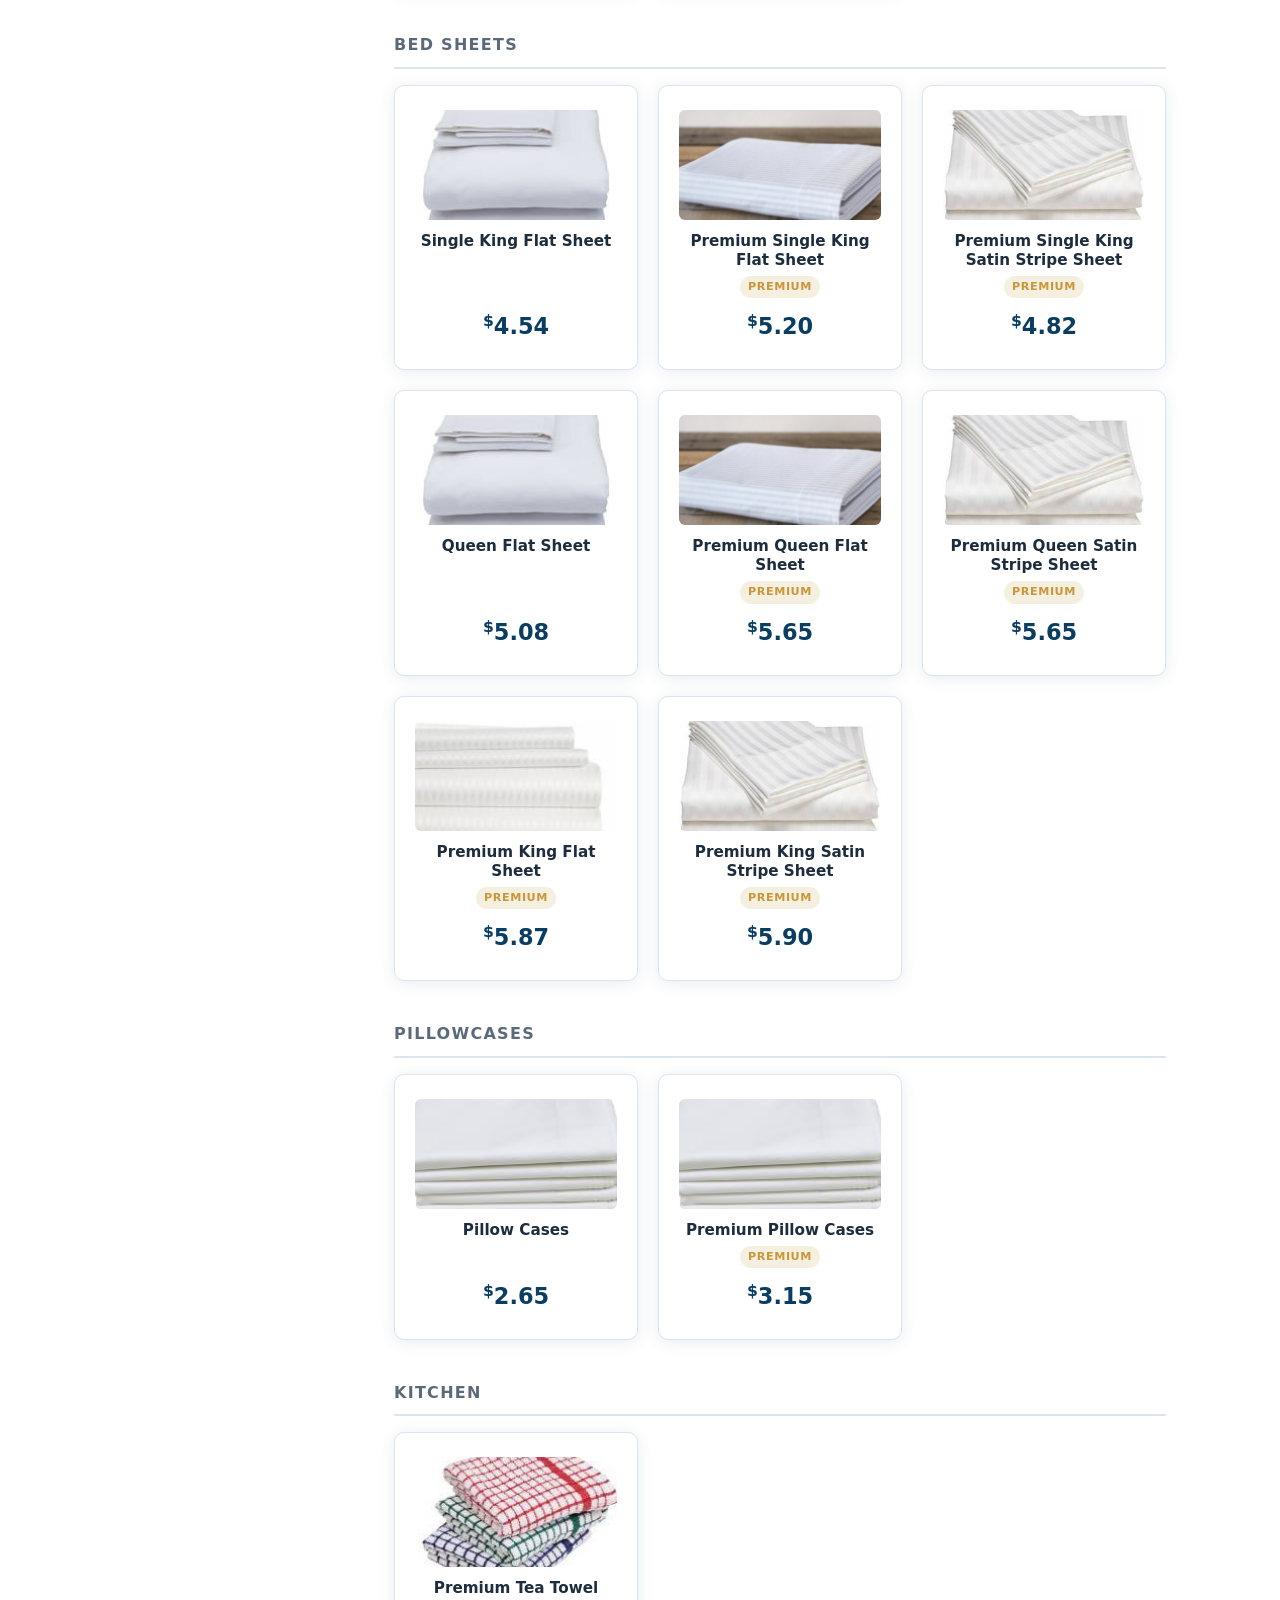
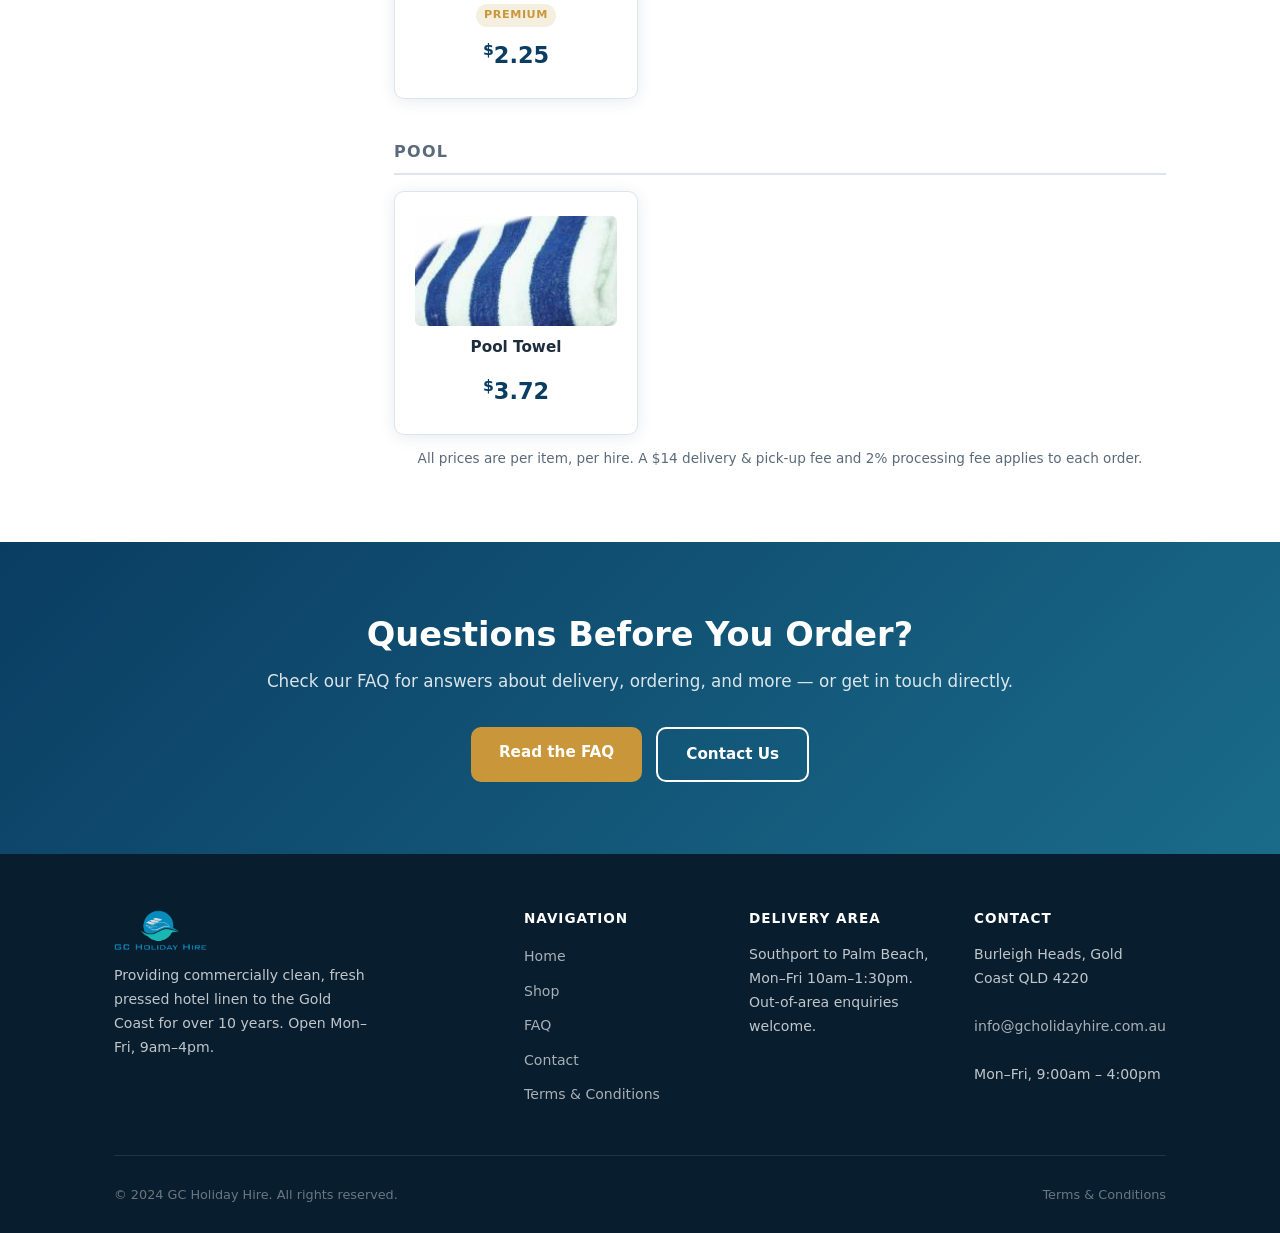
<file: products.html>
<!DOCTYPE html>
<html lang="en">
<head>
  <meta charset="UTF-8">
  <meta name="viewport" content="width=device-width, initial-scale=1.0">
  <title>Individual Linen Items — GC Holiday Hire</title>
  <meta name="description" content="Hire individual hotel-quality linen items for your Gold Coast holiday accommodation. All items commercially laundered and pressed.">
  <link rel="stylesheet" href="style.css">
  <style>
    .products-page-hero {
      background: linear-gradient(135deg, var(--navy), var(--teal));
      color: var(--white);
      padding: 56px 0;
      text-align: center;
    }
    .products-page-hero h1 { color: var(--white); margin-bottom: 12px; }
    .products-page-hero p { opacity: .85; max-width: 500px; margin: 0 auto; }

    .order-note {
      background: var(--sand);
      border: 1px solid #e0d0b0;
      border-radius: var(--radius);
      padding: 18px 22px;
      margin-bottom: 32px;
      font-size: .92rem;
      color: var(--text);
    }
    .order-note strong { color: var(--navy); }

    .filter-bar {
      display: flex;
      gap: 10px;
      margin-bottom: 32px;
      flex-wrap: wrap;
      align-items: center;
    }
    .filter-btn {
      padding: 7px 18px;
      border-radius: 100px;
      border: 1px solid var(--border);
      background: var(--white);
      font-size: .85rem;
      font-weight: 500;
      cursor: pointer;
      color: var(--text);
      transition: background .15s, border-color .15s, color .15s;
    }
    .filter-btn.active, .filter-btn:hover {
      background: var(--navy);
      border-color: var(--navy);
      color: var(--white);
    }

    .product-card-full {
      background: var(--white);
      border: 1px solid var(--border);
      border-radius: var(--radius);
      padding: 24px 20px;
      text-align: center;
      box-shadow: var(--shadow);
      transition: transform .2s, box-shadow .2s, border-color .2s;
      display: flex;
      flex-direction: column;
      align-items: center;
    }
    .product-card-full:hover { transform: translateY(-3px); box-shadow: var(--shadow-lg); border-color: var(--gold); }
    .product-card-full .product-icon { font-size: 2.2rem; margin-bottom: 14px; }
    .product-card-full h3 { font-size: .95rem; color: var(--text); margin-bottom: 6px; }
    .product-card-full .product-price { font-size: 1.4rem; font-weight: 800; color: var(--navy); margin-top: auto; padding-top: 10px; }

    .price-note {
      text-align: center;
      color: var(--muted);
      font-size: .85rem;
      margin-top: 12px;
    }

    .category-heading {
      font-size: 1rem;
      font-weight: 700;
      color: var(--muted);
      text-transform: uppercase;
      letter-spacing: .08em;
      margin: 40px 0 16px;
      padding-bottom: 8px;
      border-bottom: 2px solid var(--border);
    }
    .category-heading:first-of-type { margin-top: 0; }

    .products-layout {
      display: grid;
      grid-template-columns: 240px 1fr;
      gap: 40px;
      align-items: start;
    }
    .sidebar {
      background: var(--light);
      border: 1px solid var(--border);
      border-radius: var(--radius);
      padding: 24px;
      position: sticky;
      top: 88px;
    }
    .sidebar h3 { font-size: .85rem; text-transform: uppercase; letter-spacing: .07em; color: var(--muted); margin-bottom: 16px; }
    .sidebar ul { list-style: none; }
    .sidebar li { margin-bottom: 8px; }
    .sidebar a { font-size: .9rem; color: var(--text); display: flex; justify-content: space-between; padding: 6px 8px; border-radius: 6px; }
    .sidebar a:hover, .sidebar a.active { background: var(--sand); color: var(--navy); }
    .sidebar .count { color: var(--muted); font-size: .82rem; }

    .sidebar-info {
      margin-top: 24px;
      padding-top: 20px;
      border-top: 1px solid var(--border);
    }
    .sidebar-info-item {
      display: flex;
      gap: 10px;
      align-items: flex-start;
      margin-bottom: 14px;
      font-size: .85rem;
      color: var(--muted);
    }
    .sidebar-info-item strong { color: var(--text); display: block; }

    @media (max-width: 768px) {
      .products-layout { grid-template-columns: 1fr; }
      .sidebar { position: static; }
    }
  </style>
</head>
<body>

  <div class="announce-bar">
    <strong>$100 minimum order</strong> &nbsp;·&nbsp; Delivery Mon–Fri, 10am–1:30pm &nbsp;·&nbsp; Southport to Palm Beach
  </div>

  <header>
    <div class="container nav-inner">
      <a href="index.html" class="logo">
        <img src="images/logo-trans.png" alt="GC Holiday Hire" class="logo-img">
      </a>
      <nav id="main-nav">
        <ul id="nav-list">
          <li><a href="index.html">Home</a></li>
          <li><a href="products.html" class="active">Shop</a></li>
          <li><a href="faq.html">FAQ</a></li>
          <li><a href="contact.html">Contact</a></li>
          <li><a href="products.html" class="nav-cta">Order Now</a></li>
        </ul>
      </nav>
      <button class="hamburger" onclick="document.getElementById('nav-list').classList.toggle('open')" aria-label="Menu">
        <span></span><span></span><span></span>
      </button>
    </div>
  </header>

  <div class="products-page-hero">
    <div class="container">
      <div class="badge">19 Items Available</div>
      <h1>Individual Linen Items</h1>
      <p>Select exactly what you need for your property. All items are commercially laundered, fresh pressed, and ready to impress your guests.</p>
    </div>
  </div>

  <section class="section">
    <div class="container">

      <div class="order-note">
        <strong>How to order:</strong> Select your individual items below, then check out and pay securely by PayPal, Visa, Mastercard, or EFT. There is a <strong>$100 minimum order</strong> on all orders. A <strong>$14 delivery fee</strong> applies (includes drop-off and pick-up). Please allow at least <strong>48 business hours</strong> notice for existing clients, or 3 business days for new clients. You must read our <a href="terms.html">Terms &amp; Conditions</a> before placing an order.
      </div>

      <div class="products-layout">

        <!-- Sidebar -->
        <aside class="sidebar">
          <h3>Categories</h3>
          <ul>
            <li><a href="#towels" class="active">Towels <span class="count">5</span></a></li>
            <li><a href="#bath">Bath Accessories <span class="count">2</span></a></li>
            <li><a href="#sheets">Sheets <span class="count">8</span></a></li>
            <li><a href="#pillows">Pillowcases <span class="count">2</span></a></li>
            <li><a href="#kitchen">Kitchen <span class="count">1</span></a></li>
            <li><a href="#pool">Pool <span class="count">1</span></a></li>
          </ul>

          <div class="sidebar-info">
            <h3>Order Info</h3>
            <div class="sidebar-info-item">
              <span>📦</span>
              <div><strong>Minimum Order</strong>$100</div>
            </div>
            <div class="sidebar-info-item">
              <span>🚚</span>
              <div><strong>Delivery Fee</strong>$14 (incl. pick-up)</div>
            </div>
            <div class="sidebar-info-item">
              <span>💳</span>
              <div><strong>Payment</strong>Visa, MC, PayPal, EFT</div>
            </div>
            <div class="sidebar-info-item">
              <span>⚠️</span>
              <div><strong>2% processing fee</strong> on all orders</div>
            </div>
            <div class="sidebar-info-item">
              <span>📅</span>
              <div><strong>Max Hire Period</strong>14 days</div>
            </div>
          </div>
        </aside>

        <!-- Products -->
        <div>
          <div class="category-heading" id="towels">Towels</div>
          <div class="products-grid">
            <div class="product-card-full">
              <img src="images/towels-300x300.jpg" alt="Bath Towel" class="product-img-sm">
              <h3>Bath Towel</h3>
              <div class="product-price"><sup>$</sup>2.86</div>
            </div>
            <div class="product-card-full">
              <img src="images/towels-300x300.jpg" alt="Premium Bath Towel" class="product-img-sm">
              <h3>Premium Bath Towel</h3>
              <div class="product-badge">Premium</div>
              <div class="product-price"><sup>$</sup>3.40</div>
            </div>
            <div class="product-card-full">
              <img src="images/Hand-Towels-2-200x200.jpg" alt="Hand Towel" class="product-img-sm">
              <h3>Hand Towel</h3>
              <div class="product-price"><sup>$</sup>2.20</div>
            </div>
            <div class="product-card-full">
              <img src="images/Hand-Towels-2-200x200.jpg" alt="Premium Hand Towel" class="product-img-sm">
              <h3>Premium Hand Towel</h3>
              <div class="product-badge">Premium</div>
              <div class="product-price"><sup>$</sup>2.30</div>
            </div>
            <div class="product-card-full">
              <img src="images/Face-Towels-Hotel-Collection-600gsm-to-700gsm-2-500x333-200x200.jpg" alt="Premium Face Washer" class="product-img-sm">
              <h3>Premium Face Washer</h3>
              <div class="product-badge">Premium</div>
              <div class="product-price"><sup>$</sup>2.25</div>
            </div>
          </div>

          <div class="category-heading" id="bath">Bath Accessories</div>
          <div class="products-grid">
            <div class="product-card-full">
              <img src="images/bathmat-300x300.jpg" alt="Bath Mat" class="product-img-sm">
              <h3>Bath Mat</h3>
              <div class="product-price"><sup>$</sup>2.60</div>
            </div>
            <div class="product-card-full">
              <img src="images/bathmat-300x300.jpg" alt="Premium Bath Mat" class="product-img-sm">
              <h3>Premium Bath Mat</h3>
              <div class="product-badge">Premium</div>
              <div class="product-price"><sup>$</sup>3.05</div>
            </div>
          </div>

          <div class="category-heading" id="sheets">Bed Sheets</div>
          <div class="products-grid">
            <div class="product-card-full">
              <img src="images/sheets-200x200.jpg" alt="Single King Flat Sheet" class="product-img-sm">
              <h3>Single King Flat Sheet</h3>
              <div class="product-price"><sup>$</sup>4.54</div>
            </div>
            <div class="product-card-full">
              <img src="images/Fairfield-BabyBlue-Flat-Sheet_530x-200x200.png" alt="Premium Single King Flat Sheet" class="product-img-sm">
              <h3>Premium Single King Flat Sheet</h3>
              <div class="product-badge">Premium</div>
              <div class="product-price"><sup>$</sup>5.20</div>
            </div>
            <div class="product-card-full">
              <img src="images/QuuenStriped-Sheets-1000x1000-300x300.jpg" alt="Premium Single King Satin Stripe Sheet" class="product-img-sm">
              <h3>Premium Single King Satin Stripe Sheet</h3>
              <div class="product-badge">Premium</div>
              <div class="product-price"><sup>$</sup>4.82</div>
            </div>
            <div class="product-card-full">
              <img src="images/sheets-200x200.jpg" alt="Queen Flat Sheet" class="product-img-sm">
              <h3>Queen Flat Sheet</h3>
              <div class="product-price"><sup>$</sup>5.08</div>
            </div>
            <div class="product-card-full">
              <img src="images/Fairfield-BabyBlue-Flat-Sheet_530x-200x200.png" alt="Premium Queen Flat Sheet" class="product-img-sm">
              <h3>Premium Queen Flat Sheet</h3>
              <div class="product-badge">Premium</div>
              <div class="product-price"><sup>$</sup>5.65</div>
            </div>
            <div class="product-card-full">
              <img src="images/QuuenStriped-Sheets-1000x1000-300x300.jpg" alt="Premium Queen Satin Stripe Sheet" class="product-img-sm">
              <h3>Premium Queen Satin Stripe Sheet</h3>
              <div class="product-badge">Premium</div>
              <div class="product-price"><sup>$</sup>5.65</div>
            </div>
            <div class="product-card-full">
              <img src="images/1888-mills-white-king-fitted-sheet-24.gif-200x200.jpg" alt="Premium King Flat Sheet" class="product-img-sm">
              <h3>Premium King Flat Sheet</h3>
              <div class="product-badge">Premium</div>
              <div class="product-price"><sup>$</sup>5.87</div>
            </div>
            <div class="product-card-full">
              <img src="images/QuuenStriped-Sheets-1000x1000-300x300.jpg" alt="Premium King Satin Stripe Sheet" class="product-img-sm">
              <h3>Premium King Satin Stripe Sheet</h3>
              <div class="product-badge">Premium</div>
              <div class="product-price"><sup>$</sup>5.90</div>
            </div>
          </div>

          <div class="category-heading" id="pillows">Pillowcases</div>
          <div class="products-grid">
            <div class="product-card-full">
              <img src="images/pillowcase_-200x200.jpg" alt="Pillow Cases" class="product-img-sm">
              <h3>Pillow Cases</h3>
              <div class="product-price"><sup>$</sup>2.65</div>
            </div>
            <div class="product-card-full">
              <img src="images/pillowcase_-200x200.jpg" alt="Premium Pillow Cases" class="product-img-sm">
              <h3>Premium Pillow Cases</h3>
              <div class="product-badge">Premium</div>
              <div class="product-price"><sup>$</sup>3.15</div>
            </div>
          </div>

          <div class="category-heading" id="kitchen">Kitchen</div>
          <div class="products-grid">
            <div class="product-card-full">
              <img src="images/teatowel2-200x183.jpg" alt="Premium Tea Towel" class="product-img-sm">
              <h3>Premium Tea Towel</h3>
              <div class="product-badge">Premium</div>
              <div class="product-price"><sup>$</sup>2.25</div>
            </div>
          </div>

          <div class="category-heading" id="pool">Pool</div>
          <div class="products-grid">
            <div class="product-card-full">
              <img src="images/beach-towel-200x200.jpg" alt="Pool Towel" class="product-img-sm">
              <h3>Pool Towel</h3>
              <div class="product-price"><sup>$</sup>3.72</div>
            </div>
          </div>

          <p class="price-note">All prices are per item, per hire. A $14 delivery &amp; pick-up fee and 2% processing fee applies to each order.</p>
        </div>
      </div>
    </div>
  </section>

  <section class="cta-banner">
    <div class="container">
      <h2>Questions Before You Order?</h2>
      <p>Check our FAQ for answers about delivery, ordering, and more — or get in touch directly.</p>
      <div class="cta-btns">
        <a href="faq.html" class="btn btn-primary">Read the FAQ</a>
        <a href="contact.html" class="btn btn-outline">Contact Us</a>
      </div>
    </div>
  </section>

  <footer>
    <div class="container">
      <div class="footer-grid">
        <div class="footer-brand">
          <img src="images/logo-trans.png" alt="GC Holiday Hire" class="footer-logo-img">
          <p>Providing commercially clean, fresh pressed hotel linen to the Gold Coast for over 10 years. Open Mon–Fri, 9am–4pm.</p>
        </div>
        <div class="footer-col">
          <h4>Navigation</h4>
          <ul>
            <li><a href="index.html">Home</a></li>
            <li><a href="products.html">Shop</a></li>
            <li><a href="faq.html">FAQ</a></li>
            <li><a href="contact.html">Contact</a></li>
            <li><a href="terms.html">Terms &amp; Conditions</a></li>
          </ul>
        </div>
        <div class="footer-col">
          <h4>Delivery Area</h4>
          <p>Southport to Palm Beach, Mon–Fri 10am–1:30pm. Out-of-area enquiries welcome.</p>
        </div>
        <div class="footer-col">
          <h4>Contact</h4>
          <p>
            Burleigh Heads, Gold Coast QLD 4220<br><br>
            <a href="mailto:info@gcholidayhire.com.au">info@gcholidayhire.com.au</a><br><br>
            Mon–Fri, 9:00am – 4:00pm
          </p>
        </div>
      </div>
      <div class="footer-bottom">
        <span>© 2024 GC Holiday Hire. All rights reserved.</span>
        <a href="terms.html" style="color:rgba(255,255,255,.4)">Terms &amp; Conditions</a>
      </div>
    </div>
  </footer>

</body>
</html>
</file>
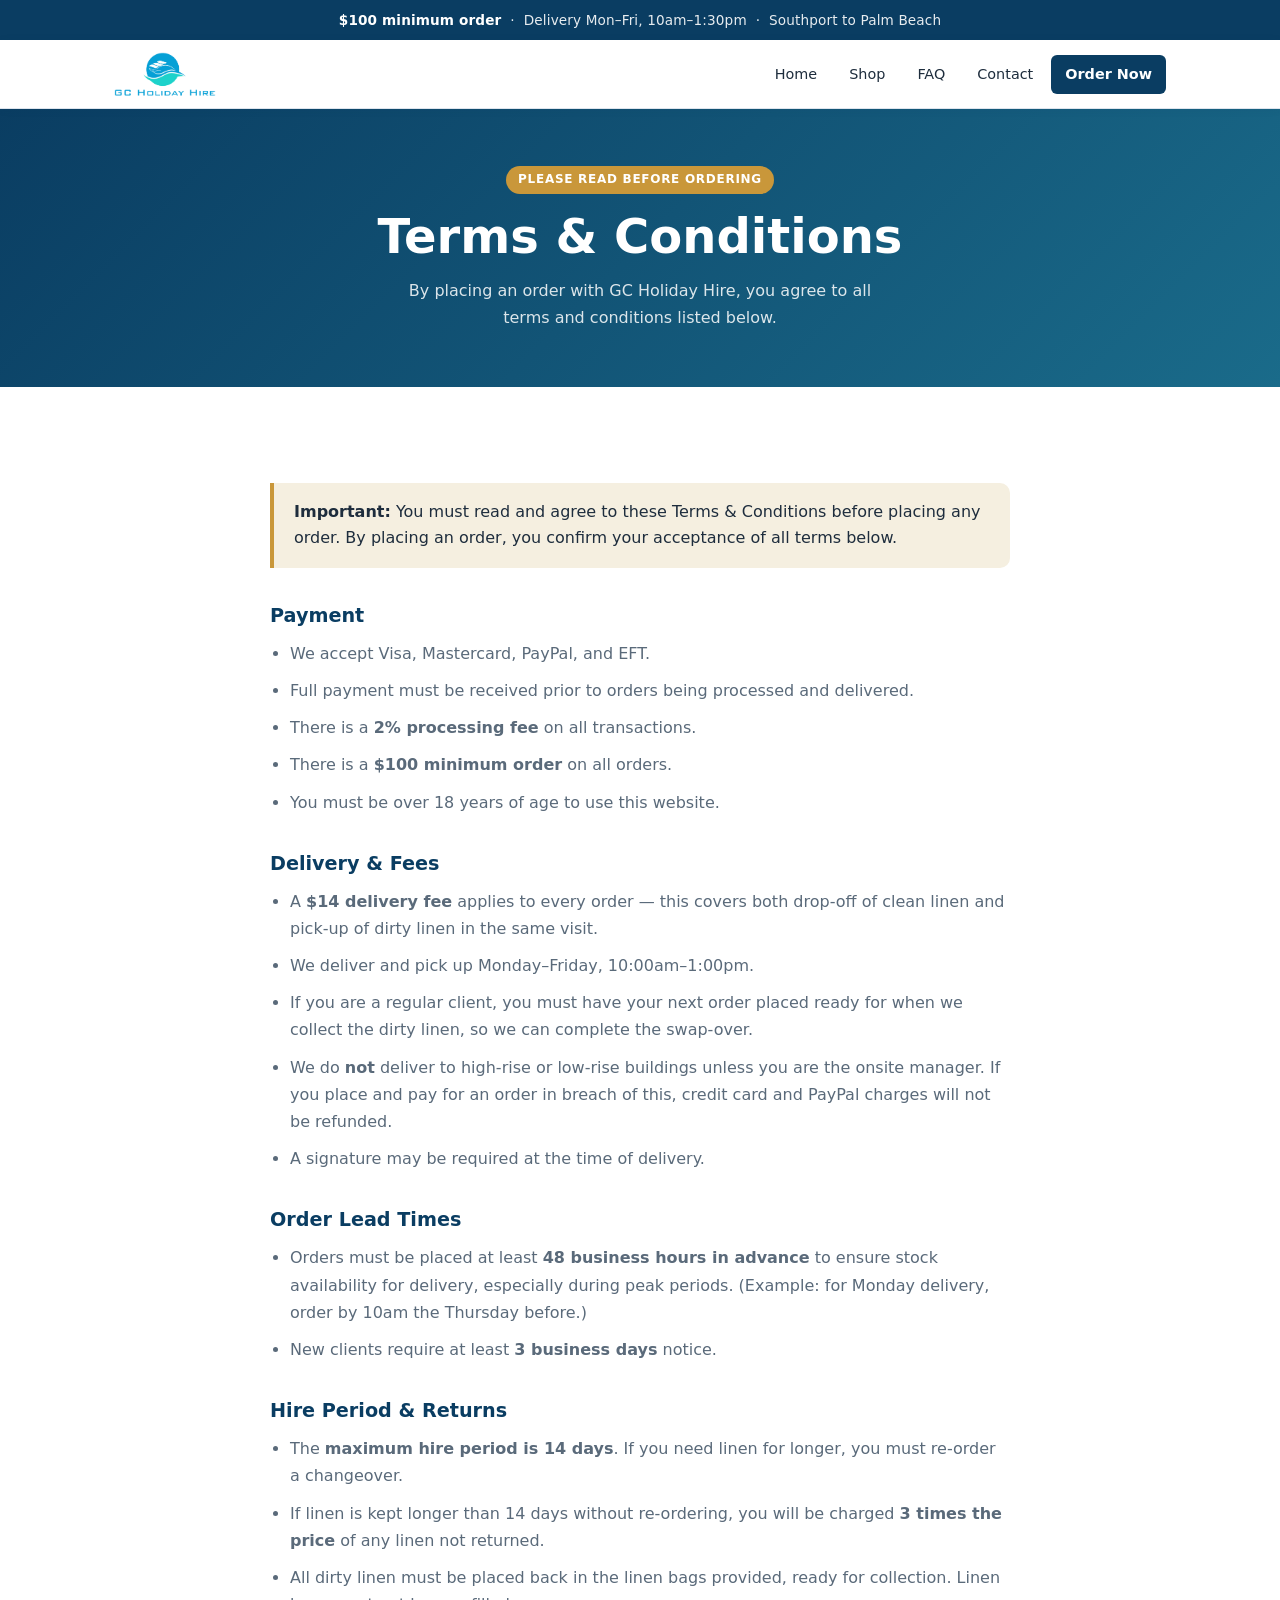
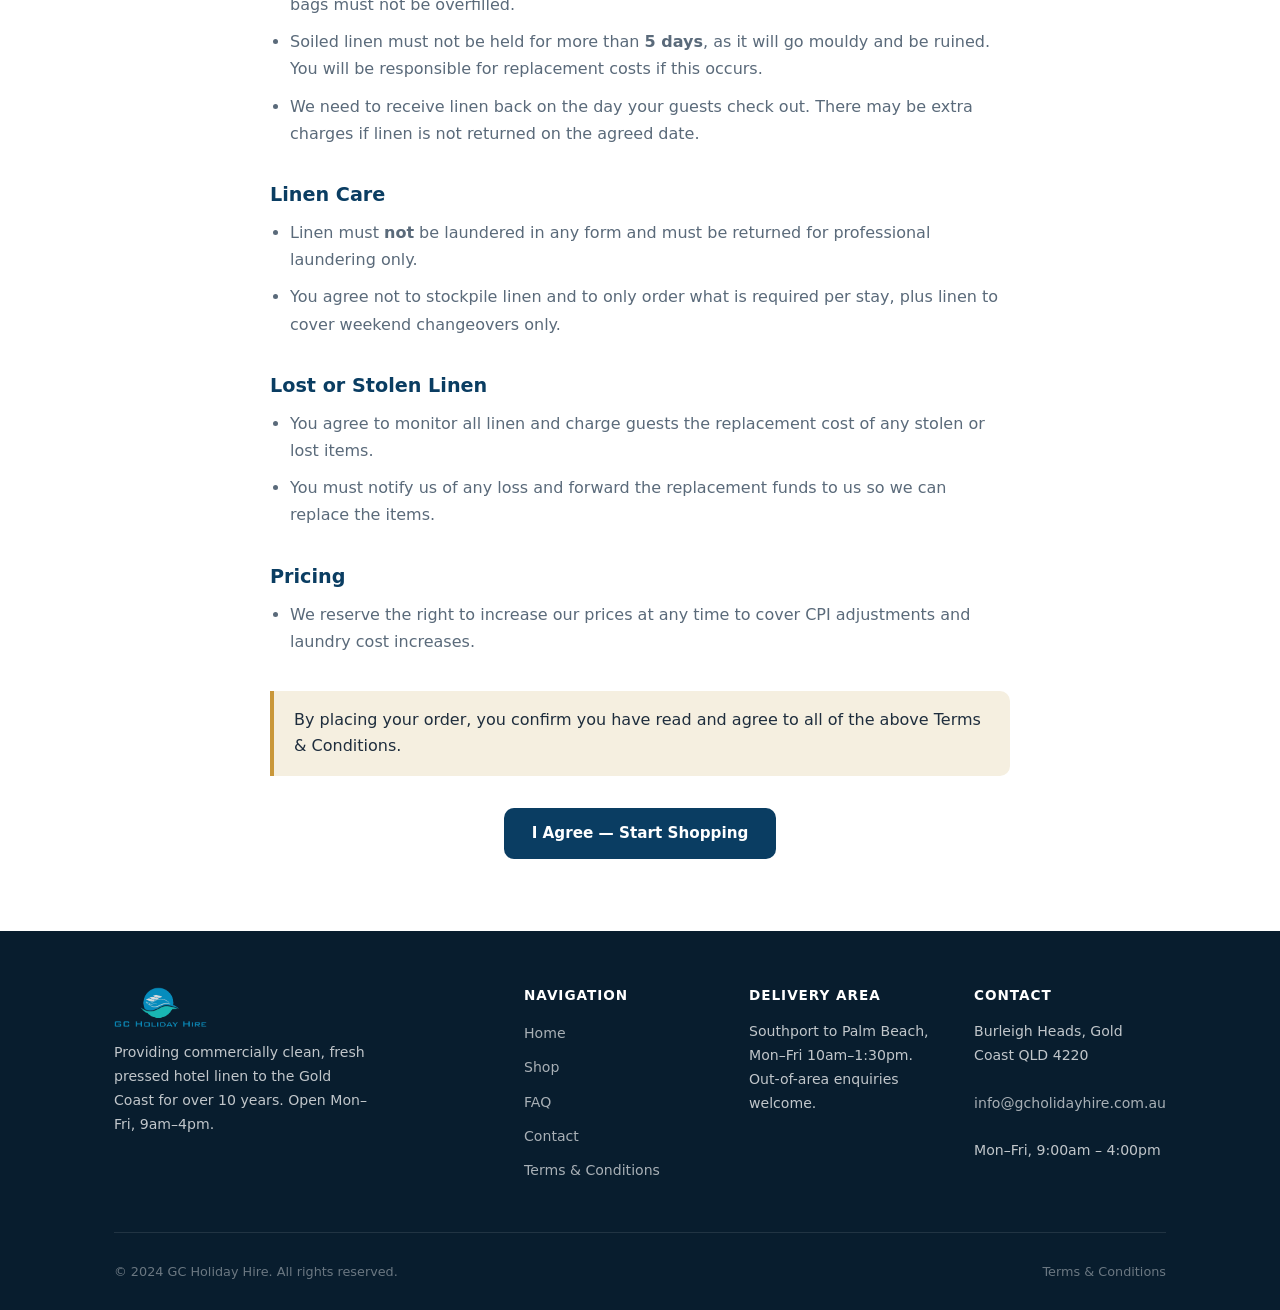
<file: terms.html>
<!DOCTYPE html>
<html lang="en">
<head>
  <meta charset="UTF-8">
  <meta name="viewport" content="width=device-width, initial-scale=1.0">
  <title>Terms &amp; Conditions — GC Holiday Hire</title>
  <meta name="description" content="Terms and Conditions for GC Holiday Hire linen hire and laundry service, Gold Coast.">
  <link rel="stylesheet" href="style.css">
  <style>
    .page-hero {
      background: linear-gradient(135deg, var(--navy), var(--teal));
      color: var(--white);
      padding: 56px 0;
      text-align: center;
    }
    .page-hero h1 { color: var(--white); margin-bottom: 12px; }
    .page-hero p { opacity: .85; max-width: 500px; margin: 0 auto; }
  </style>
</head>
<body>

  <div class="announce-bar">
    <strong>$100 minimum order</strong> &nbsp;·&nbsp; Delivery Mon–Fri, 10am–1:30pm &nbsp;·&nbsp; Southport to Palm Beach
  </div>

  <header>
    <div class="container nav-inner">
      <a href="index.html" class="logo">
        <img src="images/logo-trans.png" alt="GC Holiday Hire" class="logo-img">
      </a>
      <nav id="main-nav">
        <ul id="nav-list">
          <li><a href="index.html">Home</a></li>
          <li><a href="products.html">Shop</a></li>
          <li><a href="faq.html">FAQ</a></li>
          <li><a href="contact.html">Contact</a></li>
          <li><a href="products.html" class="nav-cta">Order Now</a></li>
        </ul>
      </nav>
      <button class="hamburger" onclick="document.getElementById('nav-list').classList.toggle('open')" aria-label="Menu">
        <span></span><span></span><span></span>
      </button>
    </div>
  </header>

  <div class="page-hero">
    <div class="container">
      <div class="badge">Please Read Before Ordering</div>
      <h1>Terms &amp; Conditions</h1>
      <p>By placing an order with GC Holiday Hire, you agree to all terms and conditions listed below.</p>
    </div>
  </div>

  <section class="section">
    <div class="container">
      <div class="terms-content">

        <div class="terms-highlight">
          <strong>Important:</strong> You must read and agree to these Terms &amp; Conditions before placing any order. By placing an order, you confirm your acceptance of all terms below.
        </div>

        <h2>Payment</h2>
        <ul>
          <li>We accept Visa, Mastercard, PayPal, and EFT.</li>
          <li>Full payment must be received prior to orders being processed and delivered.</li>
          <li>There is a <strong>2% processing fee</strong> on all transactions.</li>
          <li>There is a <strong>$100 minimum order</strong> on all orders.</li>
          <li>You must be over 18 years of age to use this website.</li>
        </ul>

        <h2>Delivery &amp; Fees</h2>
        <ul>
          <li>A <strong>$14 delivery fee</strong> applies to every order — this covers both drop-off of clean linen and pick-up of dirty linen in the same visit.</li>
          <li>We deliver and pick up Monday–Friday, 10:00am–1:00pm.</li>
          <li>If you are a regular client, you must have your next order placed ready for when we collect the dirty linen, so we can complete the swap-over.</li>
          <li>We do <strong>not</strong> deliver to high-rise or low-rise buildings unless you are the onsite manager. If you place and pay for an order in breach of this, credit card and PayPal charges will not be refunded.</li>
          <li>A signature may be required at the time of delivery.</li>
        </ul>

        <h2>Order Lead Times</h2>
        <ul>
          <li>Orders must be placed at least <strong>48 business hours in advance</strong> to ensure stock availability for delivery, especially during peak periods. (Example: for Monday delivery, order by 10am the Thursday before.)</li>
          <li>New clients require at least <strong>3 business days</strong> notice.</li>
        </ul>

        <h2>Hire Period &amp; Returns</h2>
        <ul>
          <li>The <strong>maximum hire period is 14 days</strong>. If you need linen for longer, you must re-order a changeover.</li>
          <li>If linen is kept longer than 14 days without re-ordering, you will be charged <strong>3 times the price</strong> of any linen not returned.</li>
          <li>All dirty linen must be placed back in the linen bags provided, ready for collection. Linen bags must not be overfilled.</li>
          <li>Soiled linen must not be held for more than <strong>5 days</strong>, as it will go mouldy and be ruined. You will be responsible for replacement costs if this occurs.</li>
          <li>We need to receive linen back on the day your guests check out. There may be extra charges if linen is not returned on the agreed date.</li>
        </ul>

        <h2>Linen Care</h2>
        <ul>
          <li>Linen must <strong>not</strong> be laundered in any form and must be returned for professional laundering only.</li>
          <li>You agree not to stockpile linen and to only order what is required per stay, plus linen to cover weekend changeovers only.</li>
        </ul>

        <h2>Lost or Stolen Linen</h2>
        <ul>
          <li>You agree to monitor all linen and charge guests the replacement cost of any stolen or lost items.</li>
          <li>You must notify us of any loss and forward the replacement funds to us so we can replace the items.</li>
        </ul>

        <h2>Pricing</h2>
        <ul>
          <li>We reserve the right to increase our prices at any time to cover CPI adjustments and laundry cost increases.</li>
        </ul>

        <div class="terms-highlight" style="margin-top:36px;">
          By placing your order, you confirm you have read and agree to all of the above Terms &amp; Conditions.
        </div>

        <div style="margin-top:32px; text-align:center;">
          <a href="products.html" class="btn btn-dark">I Agree — Start Shopping</a>
        </div>

      </div>
    </div>
  </section>

  <footer>
    <div class="container">
      <div class="footer-grid">
        <div class="footer-brand">
          <img src="images/logo-trans.png" alt="GC Holiday Hire" class="footer-logo-img">
          <p>Providing commercially clean, fresh pressed hotel linen to the Gold Coast for over 10 years. Open Mon–Fri, 9am–4pm.</p>
        </div>
        <div class="footer-col">
          <h4>Navigation</h4>
          <ul>
            <li><a href="index.html">Home</a></li>
            <li><a href="products.html">Shop</a></li>
            <li><a href="faq.html">FAQ</a></li>
            <li><a href="contact.html">Contact</a></li>
            <li><a href="terms.html">Terms &amp; Conditions</a></li>
          </ul>
        </div>
        <div class="footer-col">
          <h4>Delivery Area</h4>
          <p>Southport to Palm Beach, Mon–Fri 10am–1:30pm. Out-of-area enquiries welcome.</p>
        </div>
        <div class="footer-col">
          <h4>Contact</h4>
          <p>
            Burleigh Heads, Gold Coast QLD 4220<br><br>
            <a href="mailto:info@gcholidayhire.com.au">info@gcholidayhire.com.au</a><br><br>
            Mon–Fri, 9:00am – 4:00pm
          </p>
        </div>
      </div>
      <div class="footer-bottom">
        <span>© 2024 GC Holiday Hire. All rights reserved.</span>
        <a href="terms.html" style="color:rgba(255,255,255,.4)">Terms &amp; Conditions</a>
      </div>
    </div>
  </footer>

</body>
</html>
</file>
<file: style.css>
/* ── Reset & Base ──────────────────────────────────────── */
*, *::before, *::after { box-sizing: border-box; margin: 0; padding: 0; }

:root {
  --navy:   #0a3d62;
  --teal:   #1a6b8a;
  --gold:   #c9973a;
  --sand:   #f5efe0;
  --light:  #f7f9fc;
  --white:  #ffffff;
  --text:   #1e2d3d;
  --muted:  #5a6a7a;
  --border: #dde4ed;
  --radius: 10px;
  --shadow: 0 2px 16px rgba(10,61,98,.10);
  --shadow-lg: 0 8px 40px rgba(10,61,98,.15);
}

html { scroll-behavior: smooth; }

body {
  font-family: 'Segoe UI', system-ui, -apple-system, sans-serif;
  color: var(--text);
  background: var(--white);
  line-height: 1.65;
  font-size: 16px;
}

img { max-width: 100%; display: block; }
a  { color: var(--teal); text-decoration: none; }
a:hover { color: var(--navy); }

/* ── Utility ───────────────────────────────────────────── */
.container { max-width: 1100px; margin: 0 auto; padding: 0 24px; }
.section    { padding: 72px 0; }
.section-alt { background: var(--light); }
.section-sand { background: var(--sand); }

.badge {
  display: inline-block;
  background: var(--gold);
  color: var(--white);
  font-size: .75rem;
  font-weight: 700;
  letter-spacing: .06em;
  text-transform: uppercase;
  padding: 4px 12px;
  border-radius: 100px;
  margin-bottom: 12px;
}

h1,h2,h3,h4 { color: var(--navy); line-height: 1.25; }
h1 { font-size: clamp(2rem, 5vw, 3rem); font-weight: 800; }
h2 { font-size: clamp(1.5rem, 3vw, 2.1rem); font-weight: 700; }
h3 { font-size: 1.2rem; font-weight: 600; }

.section-title { text-align: center; margin-bottom: 48px; }
.section-title p { color: var(--muted); margin-top: 10px; max-width: 560px; margin-left: auto; margin-right: auto; }

/* ── Announcement Bar ─────────────────────────────────── */
.announce-bar {
  background: var(--navy);
  color: rgba(255,255,255,.9);
  text-align: center;
  font-size: .85rem;
  padding: 9px 16px;
  letter-spacing: .01em;
}
.announce-bar strong { color: var(--white); }

/* ── Nav ──────────────────────────────────────────────── */
header {
  position: sticky;
  top: 0;
  z-index: 100;
  background: var(--white);
  border-bottom: 1px solid var(--border);
  box-shadow: 0 1px 8px rgba(10,61,98,.07);
}

.nav-inner {
  display: flex;
  align-items: center;
  justify-content: space-between;
  height: 68px;
}

.logo {
  display: flex;
  flex-direction: column;
  line-height: 1.1;
}
.logo-main {
  font-size: 1.25rem;
  font-weight: 800;
  color: var(--navy);
  letter-spacing: -.02em;
}
.logo-sub {
  font-size: .7rem;
  color: var(--muted);
  letter-spacing: .08em;
  text-transform: uppercase;
}

nav ul {
  display: flex;
  gap: 4px;
  list-style: none;
}
nav a {
  display: block;
  padding: 8px 14px;
  border-radius: 6px;
  font-size: .9rem;
  font-weight: 500;
  color: var(--text);
  transition: background .15s, color .15s;
}
nav a:hover, nav a.active {
  background: var(--light);
  color: var(--navy);
}

.nav-cta {
  background: var(--navy) !important;
  color: var(--white) !important;
  font-weight: 600 !important;
}
.nav-cta:hover { background: var(--teal) !important; }

.hamburger { display: none; flex-direction: column; gap: 5px; cursor: pointer; border: none; background: none; padding: 4px; }
.hamburger span { display: block; width: 24px; height: 2px; background: var(--navy); border-radius: 2px; transition: .3s; }

/* ── Buttons ──────────────────────────────────────────── */
.btn {
  display: inline-block;
  padding: 13px 28px;
  border-radius: var(--radius);
  font-weight: 600;
  font-size: .95rem;
  cursor: pointer;
  transition: transform .15s, box-shadow .15s, background .15s;
  border: none;
}
.btn:hover { transform: translateY(-1px); box-shadow: var(--shadow); }
.btn-primary { background: var(--gold); color: var(--white); }
.btn-primary:hover { background: #b8872e; color: var(--white); }
.btn-outline { background: transparent; border: 2px solid var(--white); color: var(--white); }
.btn-outline:hover { background: rgba(255,255,255,.15); color: var(--white); }
.btn-dark { background: var(--navy); color: var(--white); }
.btn-dark:hover { background: var(--teal); color: var(--white); }

/* ── Logo image ───────────────────────────────────────── */
.logo-img {
  height: 44px;
  width: auto;
  display: block;
}
.footer-logo-img {
  height: 40px;
  width: auto;
  margin-bottom: 12px;
  opacity: .85;
}

/* ── Hero ─────────────────────────────────────────────── */
.hero {
  background: linear-gradient(135deg, rgba(10,61,98,.90) 0%, rgba(26,107,138,.88) 100%),
              url('images/banner_gchh-1.jpg') center/cover no-repeat;
  color: var(--white);
  padding: 96px 0 80px;
  position: relative;
  overflow: hidden;
}
.hero::after {
  content: '';
  position: absolute;
  inset: 0;
  background: url("data:image/svg+xml,%3Csvg width='60' height='60' viewBox='0 0 60 60' xmlns='http://www.w3.org/2000/svg'%3E%3Cg fill='none' fill-rule='evenodd'%3E%3Cg fill='%23ffffff' fill-opacity='0.03'%3E%3Cpath d='M36 34v-4h-2v4h-4v2h4v4h2v-4h4v-2h-4zm0-30V0h-2v4h-4v2h4v4h2V6h4V4h-4zM6 34v-4H4v4H0v2h4v4h2v-4h4v-2H6zM6 4V0H4v4H0v2h4v4h2V6h4V4H6z'/%3E%3C/g%3E%3C/g%3E%3C/svg%3E");
  pointer-events: none;
}

.hero-content { position: relative; z-index: 1; max-width: 640px; }
.hero h1 { color: var(--white); margin-bottom: 20px; }
.hero p { font-size: 1.15rem; opacity: .88; margin-bottom: 36px; max-width: 500px; }
.hero-btns { display: flex; gap: 14px; flex-wrap: wrap; }

.hero-badges {
  display: flex;
  gap: 24px;
  margin-top: 48px;
  flex-wrap: wrap;
}
.hero-badge {
  display: flex;
  align-items: center;
  gap: 8px;
  font-size: .88rem;
  opacity: .85;
}
.hero-badge-icon {
  width: 32px; height: 32px;
  background: rgba(255,255,255,.15);
  border-radius: 8px;
  display: grid; place-items: center;
  font-size: 1rem;
  flex-shrink: 0;
}

/* ── Services Grid ────────────────────────────────────── */
.services-grid {
  display: grid;
  grid-template-columns: repeat(2, 1fr);
  gap: 24px;
}
@media (max-width: 640px) {
  .services-grid { grid-template-columns: 1fr; }
}

.service-card {
  background: var(--white);
  border: 1px solid var(--border);
  border-radius: var(--radius);
  padding: 32px 28px;
  box-shadow: var(--shadow);
  transition: transform .2s, box-shadow .2s;
  display: flex;
  flex-direction: column;
}
.service-card:hover { transform: translateY(-3px); box-shadow: var(--shadow-lg); }

.service-icon {
  width: 52px; height: 52px;
  background: var(--sand);
  border-radius: 12px;
  display: grid; place-items: center;
  font-size: 1.5rem;
  margin-bottom: 18px;
  flex-shrink: 0;
}

.service-card h3 { margin-bottom: 8px; }
.service-card p { color: var(--muted); font-size: .92rem; }

/* ── Who We Serve ─────────────────────────────────────── */
.serve-grid {
  display: grid;
  grid-template-columns: repeat(3, 1fr);
  gap: 20px;
}
@media (max-width: 600px) {
  .serve-grid { grid-template-columns: repeat(2, 1fr); }
}
.serve-item {
  background: var(--white);
  border: 1px solid var(--border);
  border-radius: var(--radius);
  padding: 0;
  text-align: center;
  font-size: .9rem;
  font-weight: 600;
  color: var(--navy);
  transition: transform .2s, box-shadow .2s, border-color .2s;
  overflow: hidden;
}
.serve-item:hover { transform: translateY(-3px); box-shadow: var(--shadow-lg); border-color: var(--gold); }
.serve-item img {
  width: 100%;
  height: 140px;
  object-fit: cover;
  display: block;
}
.serve-item span { display: block; font-size: 1.8rem; margin-bottom: 10px; }
.serve-item-label {
  padding: 12px 10px;
  display: block;
}
.serve-item-emoji {
  display: block;
  font-size: 1.8rem;
  padding: 20px 16px 8px;
}

/* ── Product images ───────────────────────────────────── */
.product-img {
  width: 100%;
  height: 130px;
  object-fit: cover;
  border-radius: 6px;
  margin-bottom: 12px;
}
.product-img-sm {
  width: 100%;
  height: 110px;
  object-fit: cover;
  border-radius: 6px;
  margin-bottom: 12px;
}

/* ── Services with image ──────────────────────────────── */
.service-img {
  width: 100%;
  height: 160px;
  object-fit: cover;
  border-radius: 8px;
  margin-bottom: 18px;
}

/* ── How It Works ─────────────────────────────────────── */
.steps {
  display: grid;
  grid-template-columns: repeat(auto-fit, minmax(200px, 1fr));
  gap: 32px;
  counter-reset: steps;
}
.step { text-align: center; position: relative; }
.step-num {
  width: 48px; height: 48px;
  background: var(--navy);
  color: var(--white);
  border-radius: 50%;
  display: grid; place-items: center;
  font-weight: 700; font-size: 1.1rem;
  margin: 0 auto 16px;
}
.step h3 { margin-bottom: 8px; }
.step p { color: var(--muted); font-size: .9rem; }

/* ── Products ─────────────────────────────────────────── */
.products-grid {
  display: grid;
  grid-template-columns: repeat(auto-fill, minmax(200px, 1fr));
  gap: 20px;
}
.products-grid-3 {
  grid-template-columns: repeat(3, 1fr);
}
@media (max-width: 600px) {
  .products-grid-3 { grid-template-columns: repeat(2, 1fr); }
}

.product-card {
  background: var(--white);
  border: 1px solid var(--border);
  border-radius: var(--radius);
  padding: 20px;
  text-align: center;
  box-shadow: var(--shadow);
  transition: transform .2s, box-shadow .2s, border-color .2s;
  display: flex;
  flex-direction: column;
  align-items: center;
}
.product-card:hover { transform: translateY(-3px); box-shadow: var(--shadow-lg); border-color: var(--gold); }

.product-icon { font-size: 2rem; margin-bottom: 12px; }
.product-card h3 { font-size: .95rem; color: var(--text); flex: 1; display: flex; align-items: center; justify-content: center; margin: 8px 0; }
.product-price {
  font-size: 1.3rem;
  font-weight: 700;
  color: var(--navy);
  margin-top: auto;
}
.product-price sup { font-size: .7em; vertical-align: top; margin-top: 4px; }
.product-badge {
  display: inline-block;
  background: var(--sand);
  color: var(--gold);
  font-size: .7rem;
  font-weight: 700;
  letter-spacing: .05em;
  text-transform: uppercase;
  padding: 2px 8px;
  border-radius: 100px;
  min-height: 20px;
}

/* ── Info Strip ───────────────────────────────────────── */
.info-strip {
  background: var(--navy);
  color: var(--white);
  padding: 0;
  border-top: 3px solid var(--gold);
}
.info-strip-grid {
  display: grid;
  grid-template-columns: repeat(5, 1fr);
  text-align: center;
}
@media (max-width: 768px) {
  .info-strip-grid { grid-template-columns: repeat(3, 1fr); }
}
@media (max-width: 480px) {
  .info-strip-grid { grid-template-columns: repeat(2, 1fr); }
}
.info-strip-grid > div {
  padding: 28px 16px;
  border-right: 1px solid rgba(255,255,255,.1);
  position: relative;
}
.info-strip-grid > div:last-child { border-right: none; }
.info-item-icon {
  width: 36px; height: 36px;
  background: rgba(255,255,255,.1);
  border-radius: 8px;
  display: flex; align-items: center; justify-content: center;
  margin: 0 auto 10px;
  font-size: .95rem;
}
.info-item-value { font-size: 1.4rem; font-weight: 800; letter-spacing: -.01em; color: var(--white); }
.info-item-label { font-size: .72rem; opacity: .6; margin-top: 4px; letter-spacing: .06em; text-transform: uppercase; }

/* ── FAQ ──────────────────────────────────────────────── */
.faq-list { max-width: 720px; margin: 0 auto; }

details {
  border: 1px solid var(--border);
  border-radius: var(--radius);
  margin-bottom: 10px;
  background: var(--white);
  overflow: hidden;
}
details[open] { border-color: var(--teal); }

summary {
  padding: 18px 24px;
  font-weight: 600;
  cursor: pointer;
  list-style: none;
  display: flex;
  justify-content: space-between;
  align-items: center;
  user-select: none;
  color: var(--navy);
}
summary::-webkit-details-marker { display: none; }
summary::after {
  content: '+';
  font-size: 1.4rem;
  font-weight: 300;
  color: var(--teal);
  transition: transform .2s;
  flex-shrink: 0;
}
details[open] summary::after { content: '−'; }

.faq-body { padding: 0 24px 20px; color: var(--muted); line-height: 1.7; }

/* ── Contact ──────────────────────────────────────────── */
.contact-grid {
  display: grid;
  grid-template-columns: 1fr 1fr;
  gap: 48px;
  align-items: start;
}

.contact-info h2 { margin-bottom: 20px; }
.contact-info p { color: var(--muted); margin-bottom: 32px; }

.contact-detail {
  display: flex;
  gap: 14px;
  align-items: flex-start;
  margin-bottom: 20px;
}
.contact-detail-icon {
  width: 40px; height: 40px;
  background: var(--sand);
  border-radius: 8px;
  display: grid; place-items: center;
  font-size: 1.1rem;
  flex-shrink: 0;
}
.contact-detail strong { display: block; font-size: .85rem; color: var(--muted); text-transform: uppercase; letter-spacing: .06em; margin-bottom: 2px; }

.contact-form {
  background: var(--light);
  border: 1px solid var(--border);
  border-radius: var(--radius);
  padding: 36px 32px;
}
.contact-form h3 { margin-bottom: 24px; }

.form-group { margin-bottom: 18px; }
.form-group label { display: block; font-size: .85rem; font-weight: 600; margin-bottom: 6px; color: var(--text); }
.form-group input,
.form-group textarea,
.form-group select {
  width: 100%;
  padding: 11px 14px;
  border: 1px solid var(--border);
  border-radius: 7px;
  font-size: .92rem;
  font-family: inherit;
  background: var(--white);
  color: var(--text);
  transition: border-color .15s, box-shadow .15s;
}
.form-group input:focus,
.form-group textarea:focus,
.form-group select:focus {
  outline: none;
  border-color: var(--teal);
  box-shadow: 0 0 0 3px rgba(26,107,138,.12);
}
.form-group textarea { resize: vertical; min-height: 110px; }

/* ── Terms ────────────────────────────────────────────── */
.terms-content {
  max-width: 740px;
  margin: 0 auto;
}
.terms-content h2 { margin-bottom: 12px; margin-top: 36px; font-size: 1.2rem; }
.terms-content h2:first-child { margin-top: 0; }
.terms-content ul { padding-left: 20px; }
.terms-content li { margin-bottom: 10px; color: var(--muted); line-height: 1.7; }
.terms-highlight {
  background: var(--sand);
  border-left: 4px solid var(--gold);
  border-radius: 0 var(--radius) var(--radius) 0;
  padding: 16px 20px;
  margin: 24px 0;
  color: var(--text);
}

/* ── CTA Banner ───────────────────────────────────────── */
.cta-banner {
  background: linear-gradient(135deg, var(--navy), var(--teal));
  color: var(--white);
  text-align: center;
  padding: 72px 24px;
}
.cta-banner h2 { color: var(--white); margin-bottom: 12px; }
.cta-banner p { opacity: .85; margin-bottom: 32px; font-size: 1.05rem; }
.cta-btns { display: flex; gap: 14px; justify-content: center; flex-wrap: wrap; }

/* ── Footer ───────────────────────────────────────────── */
footer {
  background: #081d2e;
  color: rgba(255,255,255,.75);
  padding: 56px 0 28px;
}

.footer-grid {
  display: grid;
  grid-template-columns: 2fr 1fr 1fr 1fr;
  gap: 40px;
  padding-bottom: 40px;
  border-bottom: 1px solid rgba(255,255,255,.1);
  margin-bottom: 28px;
}

.footer-brand .logo-main { color: var(--white); font-size: 1.15rem; }
.footer-brand .logo-sub { color: rgba(255,255,255,.45); }
.footer-brand p { margin-top: 14px; font-size: .88rem; line-height: 1.7; max-width: 260px; }

.footer-col h4 { color: var(--white); font-size: .85rem; letter-spacing: .07em; text-transform: uppercase; margin-bottom: 16px; }
.footer-col ul { list-style: none; }
.footer-col li { margin-bottom: 8px; }
.footer-col a { color: rgba(255,255,255,.65); font-size: .88rem; }
.footer-col a:hover { color: var(--white); }
.footer-col p { font-size: .88rem; line-height: 1.7; }

.footer-bottom {
  display: flex;
  justify-content: space-between;
  align-items: center;
  font-size: .8rem;
  color: rgba(255,255,255,.4);
  flex-wrap: wrap;
  gap: 8px;
}

/* ── Responsive ───────────────────────────────────────── */
@media (max-width: 900px) {
  .footer-grid { grid-template-columns: 1fr 1fr; }
  .contact-grid { grid-template-columns: 1fr; }
}

@media (max-width: 700px) {
  nav ul { display: none; }
  nav ul.open { display: flex; flex-direction: column; position: absolute; top: 68px; left: 0; right: 0; background: var(--white); border-bottom: 1px solid var(--border); padding: 12px; box-shadow: var(--shadow); gap: 2px; }
  .hamburger { display: flex; }
  header { position: relative; }
  .hero { padding: 64px 0 56px; }
  .footer-grid { grid-template-columns: 1fr; gap: 28px; }
  .section { padding: 52px 0; }
}

@media (max-width: 480px) {
  .products-grid { grid-template-columns: repeat(2, 1fr); }
}
</file>
